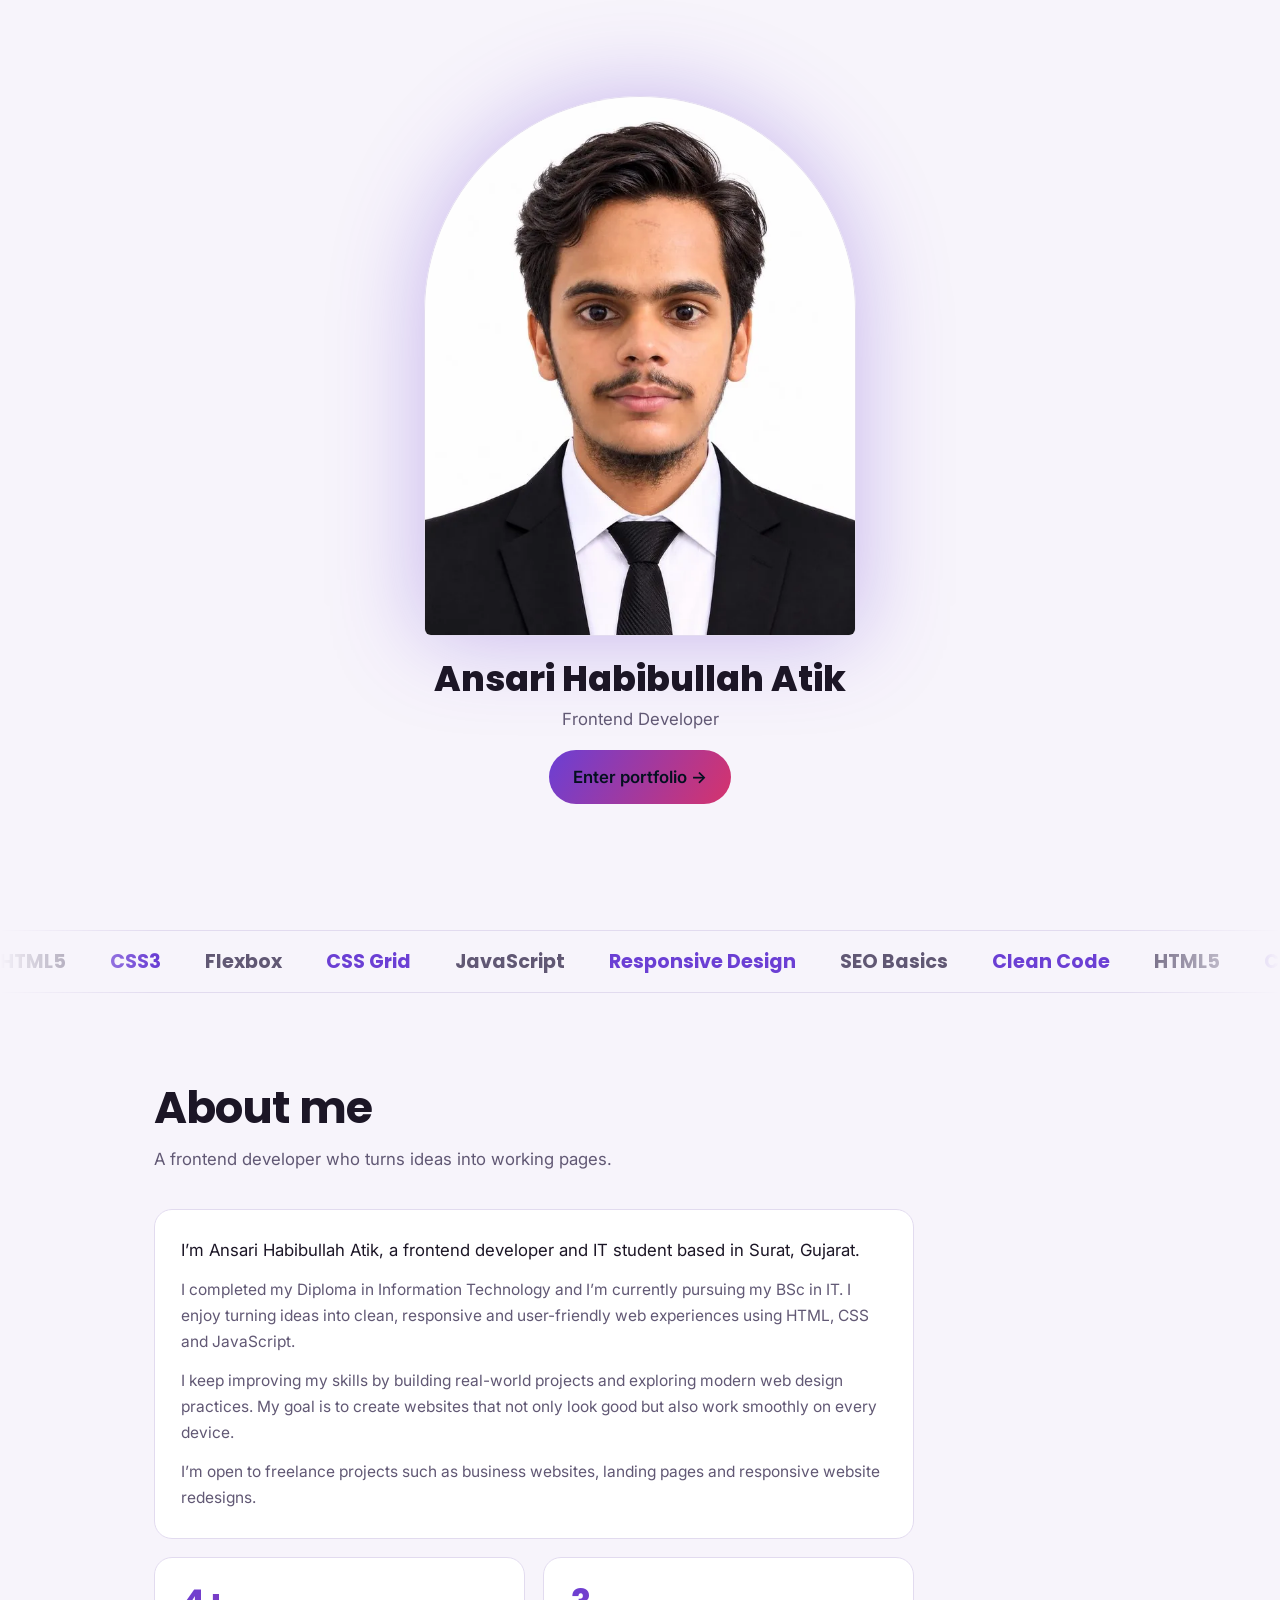
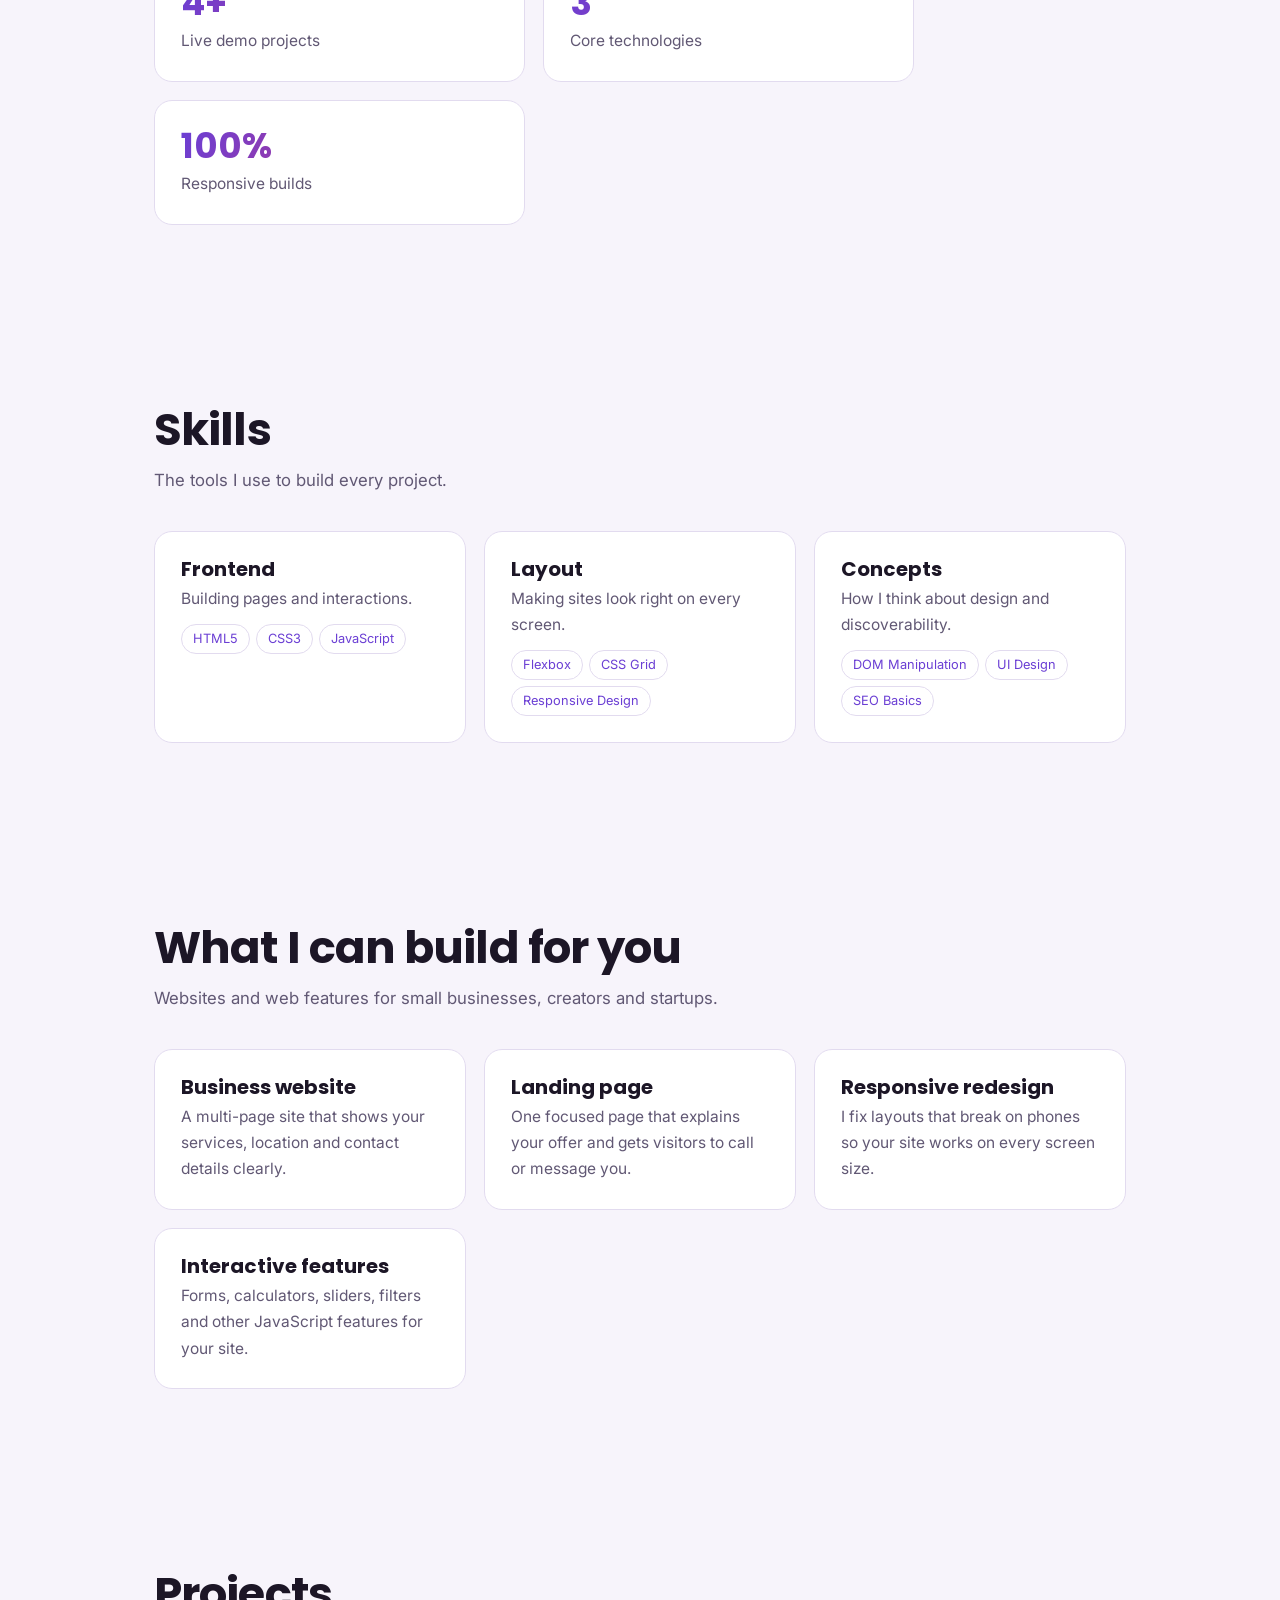
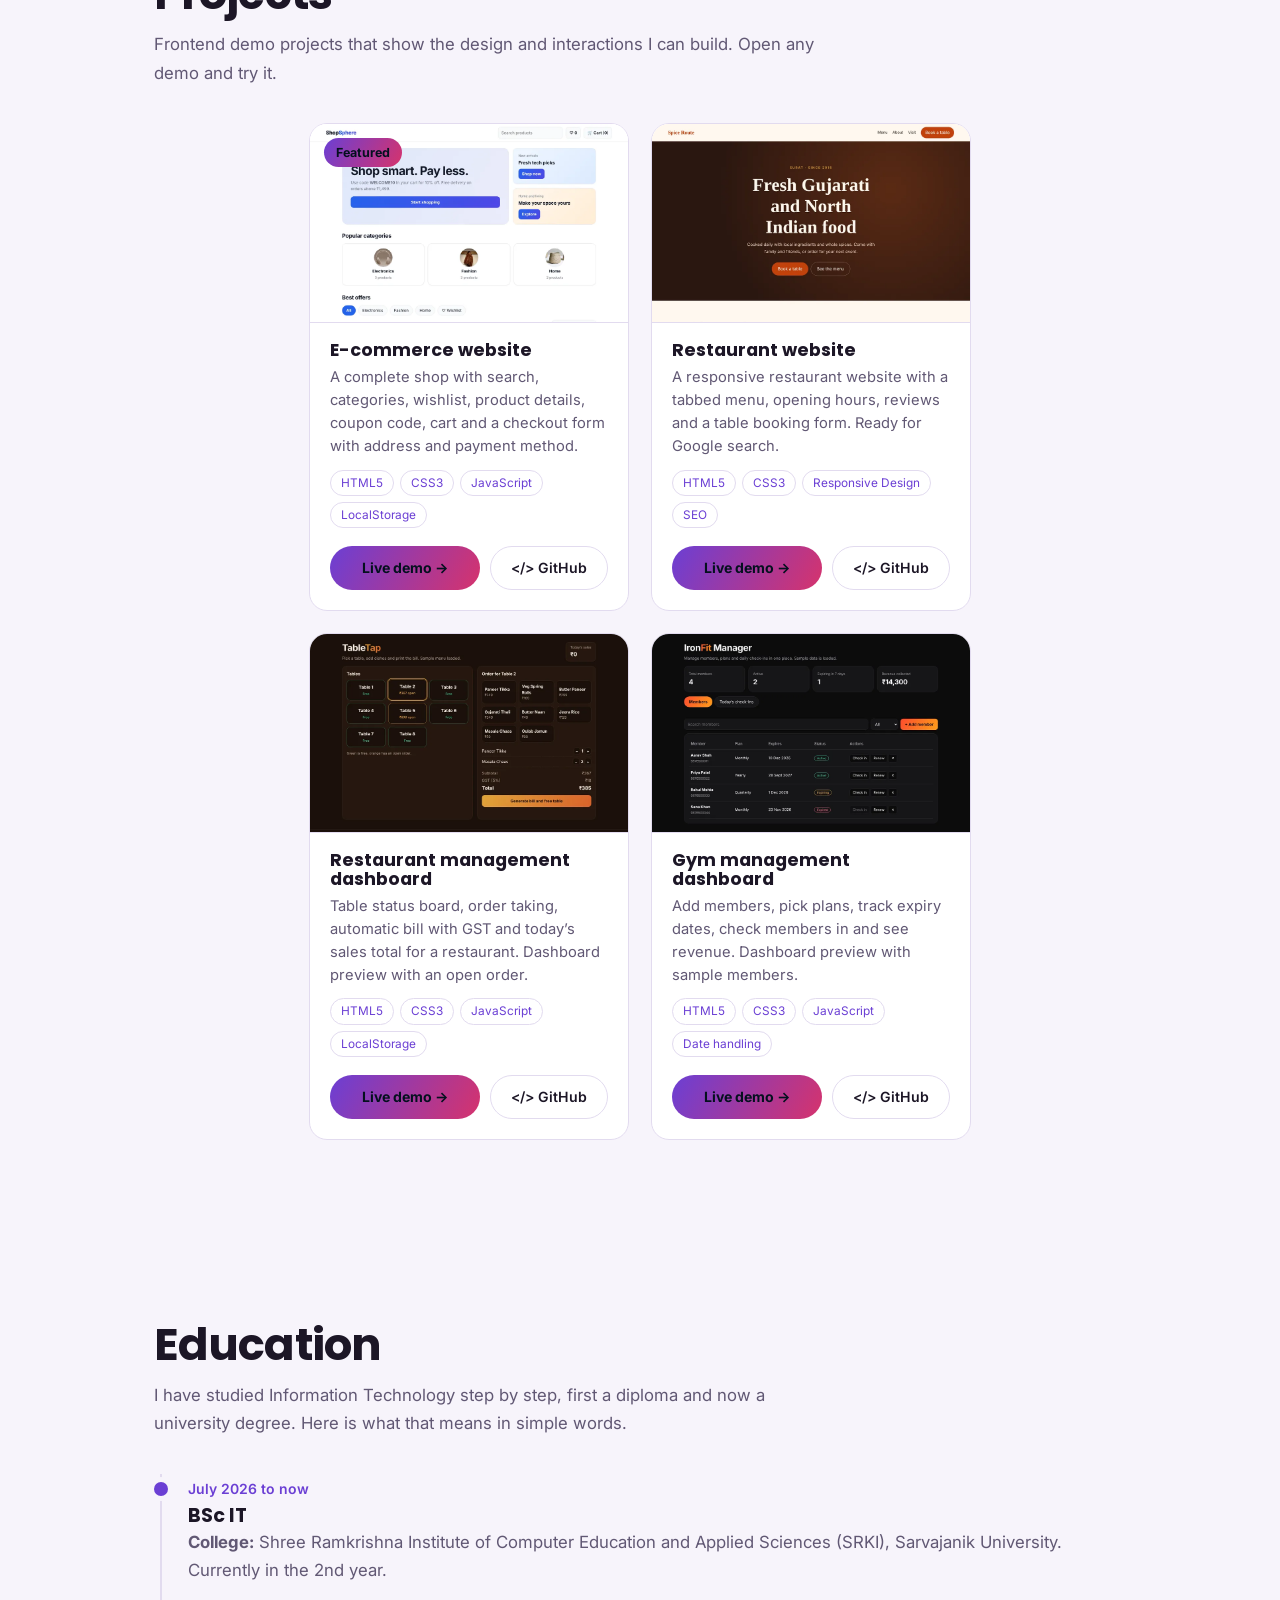
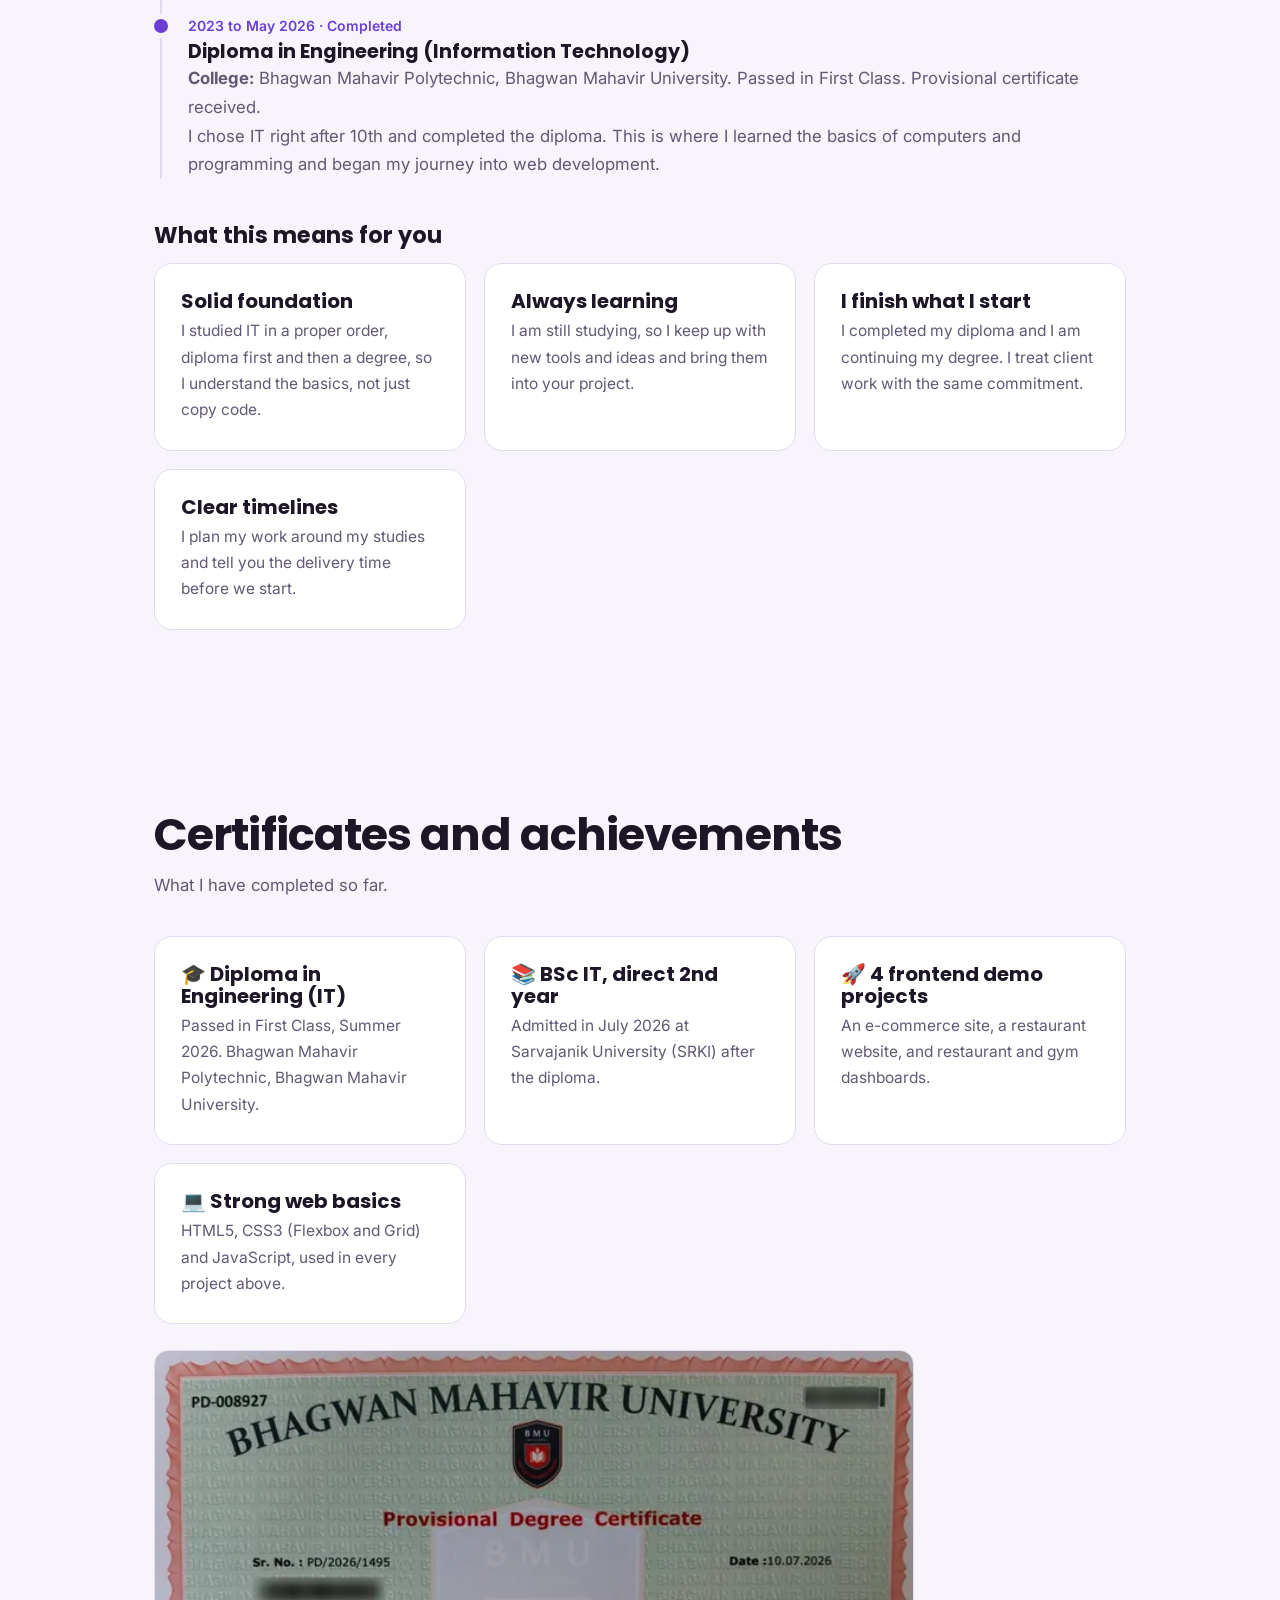
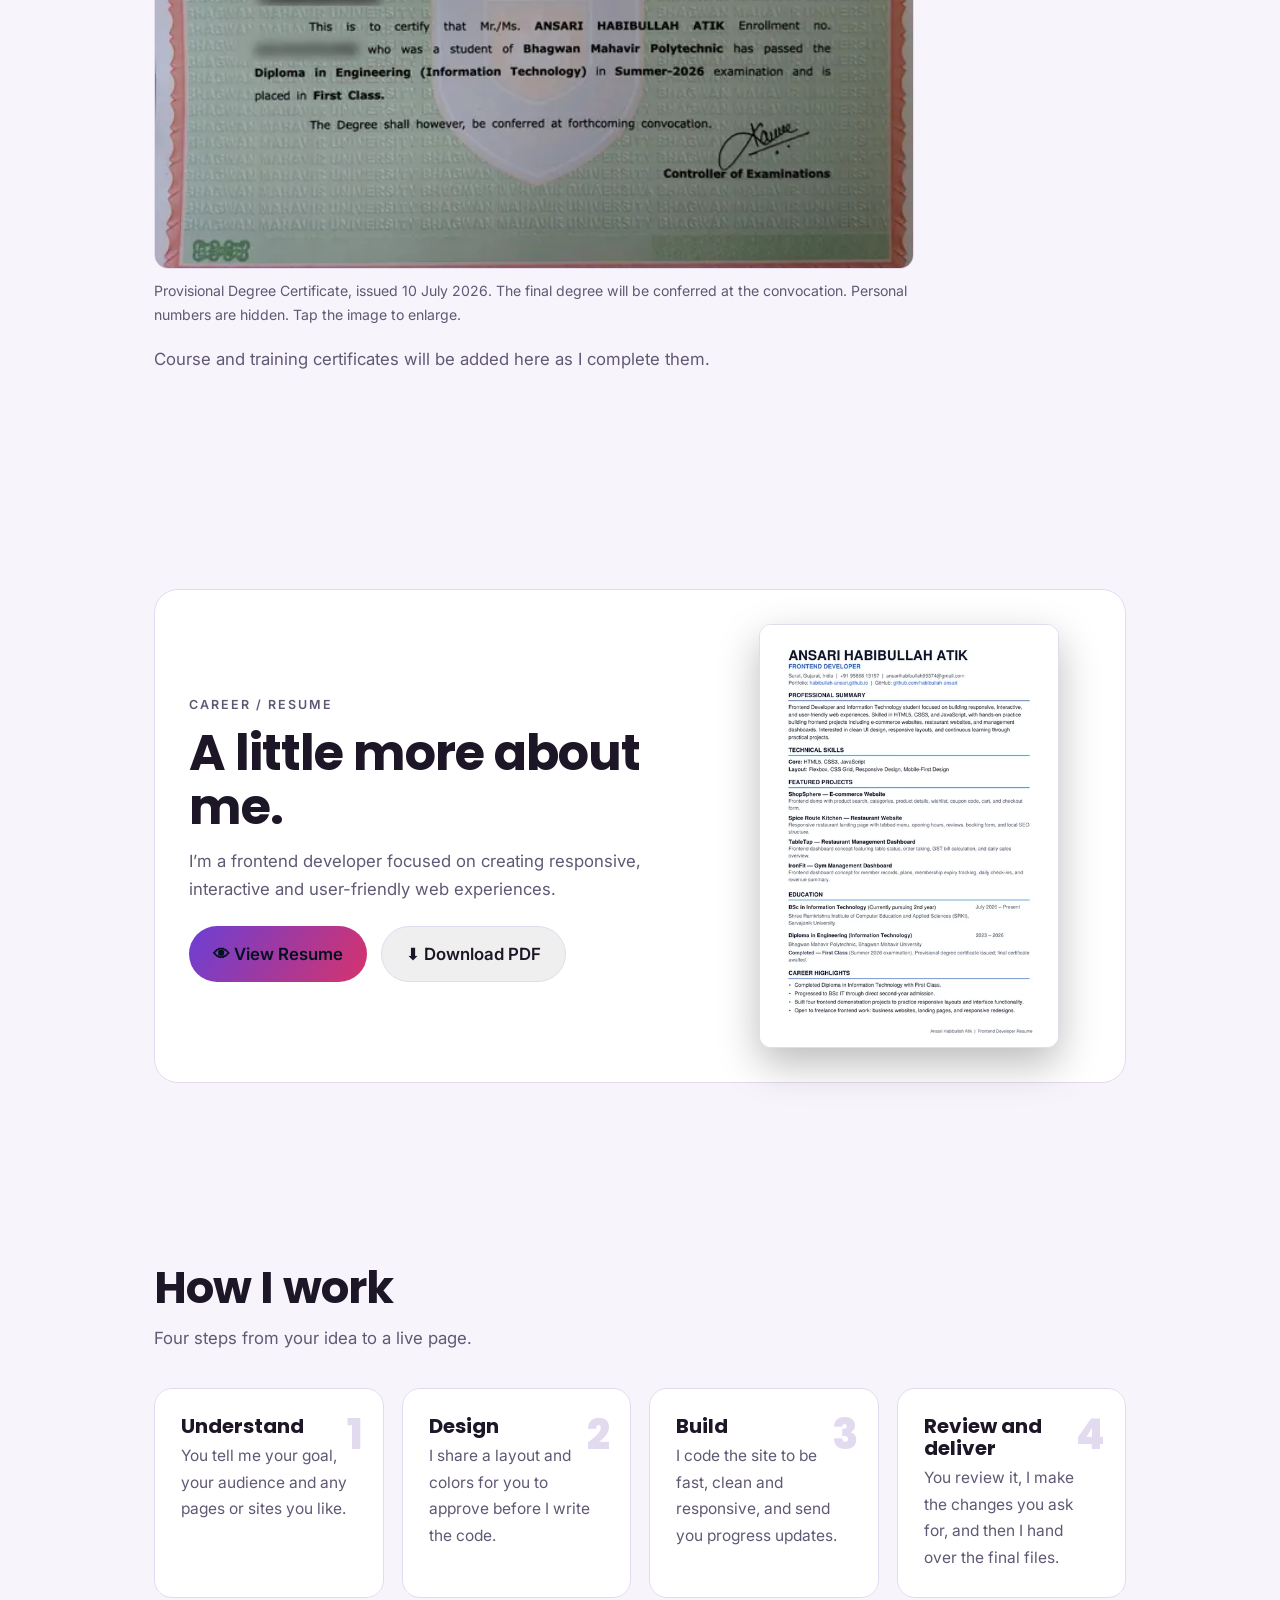
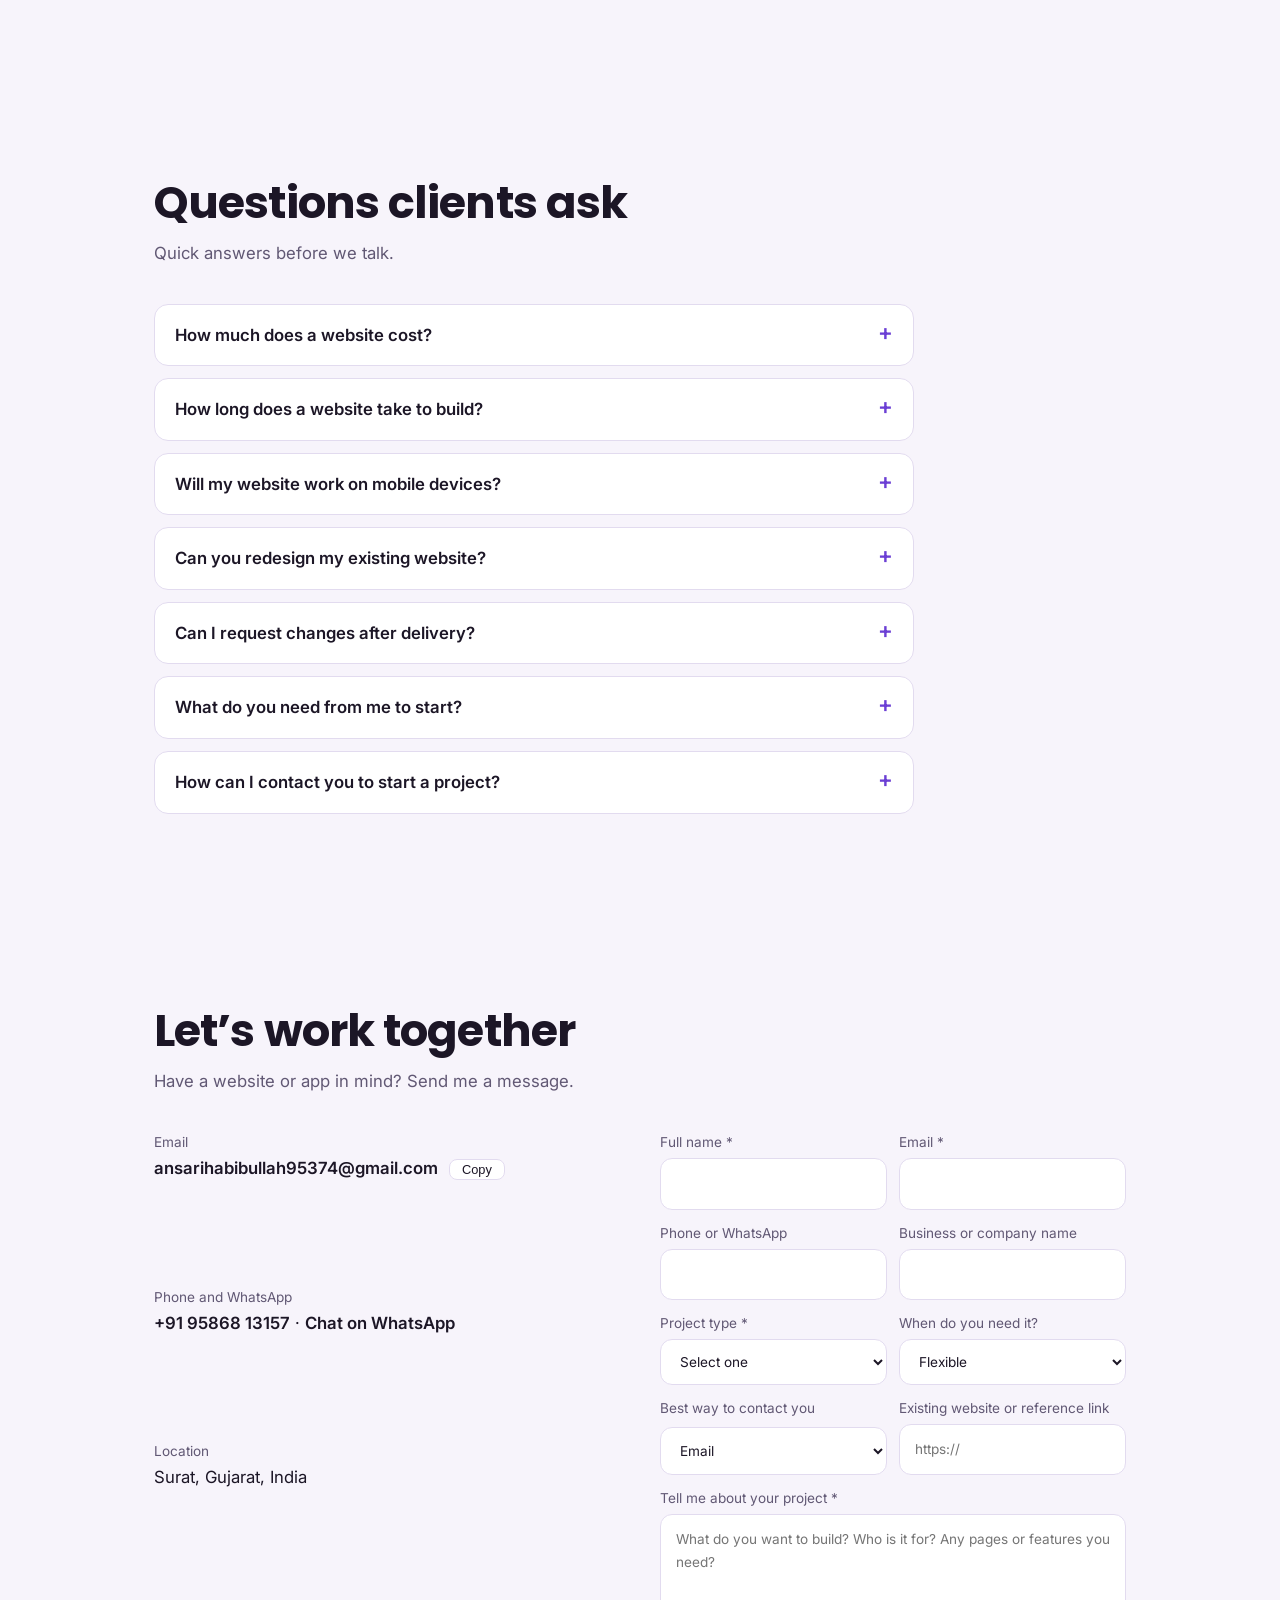
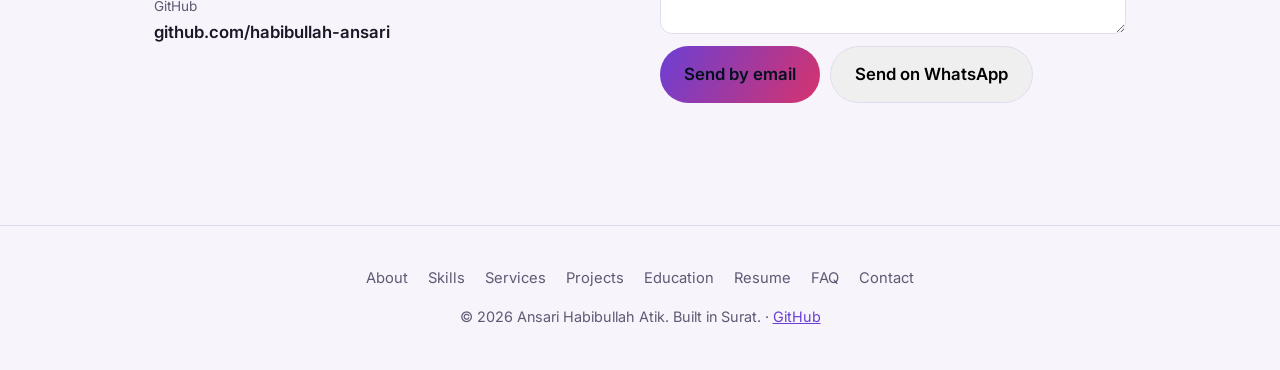
<file: index.html>
<!DOCTYPE html>
<html lang="en">
<head>
<meta charset="utf-8">
<meta name="viewport" content="width=device-width, initial-scale=1, viewport-fit=cover">
<title>Habibullah Ansari | Frontend Developer Portfolio</title>
<meta name="description" content="Freelance frontend developer in Surat, India. Habibullah Ansari builds fast, responsive websites with HTML5, CSS3 and JavaScript. See projects and resume.">
<meta name="author" content="Ansari Habibullah Atik">
<meta name="robots" content="index, follow, max-image-preview:large, max-snippet:-1">
<meta name="theme-color" content="#120F17">
<meta name="color-scheme" content="dark light">
<link rel="canonical" href="https://habibullah-ansari.github.io/">
<link rel="icon" type="image/png" sizes="32x32" href="images/favicon-32.png">
<link rel="apple-touch-icon" href="images/apple-touch-icon.png">
<meta property="og:type" content="website">
<meta property="og:site_name" content="Habibullah Ansari">
<meta property="og:locale" content="en_IN">
<meta property="og:title" content="Habibullah Ansari | Frontend Developer Portfolio">
<meta property="og:description" content="Responsive websites built with HTML5, CSS3 and JavaScript. Freelance frontend developer in Surat, India.">
<meta property="og:url" content="https://habibullah-ansari.github.io/">
<meta property="og:image" content="https://habibullah-ansari.github.io/images/og-image.jpg">
<meta property="og:image:width" content="1200">
<meta property="og:image:height" content="630">
<meta property="og:image:alt" content="Ansari Habibullah Atik, Frontend Developer">
<meta name="twitter:card" content="summary_large_image">
<meta name="twitter:title" content="Habibullah Ansari | Frontend Developer Portfolio">
<meta name="twitter:description" content="Responsive websites built with HTML5, CSS3 and JavaScript. Open to freelance work.">
<meta name="twitter:image" content="https://habibullah-ansari.github.io/images/og-image.jpg">
<meta name="twitter:image:alt" content="Ansari Habibullah Atik, Frontend Developer">
<link rel="preload" as="image" href="images/habibullah.webp" fetchpriority="high">
<link rel="preconnect" href="https://fonts.googleapis.com">
<link rel="preconnect" href="https://fonts.gstatic.com" crossorigin>
<link rel="stylesheet" href="https://fonts.googleapis.com/css2?family=Poppins:wght@500;600;700;800&family=Inter:wght@400;500;600&display=swap">
<link rel="stylesheet" href="css/style.css">
<script type="application/ld+json">{"@context": "https://schema.org", "@type": "Person", "sameAs": ["https://github.com/habibullah-ansari"], "name": "Ansari Habibullah Atik", "jobTitle": "Frontend Developer", "email": "mailto:ansarihabibullah95374@gmail.com", "telephone": "+919586813157", "address": {"@type": "PostalAddress", "addressLocality": "Surat", "addressRegion": "Gujarat", "addressCountry": "IN"}, "alumniOf": ["Bhagwan Mahavir Polytechnic", "Sarvajanik University"], "knowsAbout": ["HTML5", "CSS3", "JavaScript", "Flexbox", "CSS Grid", "Responsive design", "DOM manipulation", "UI design", "SEO basics"], "url": "https://habibullah-ansari.github.io/", "image": "https://habibullah-ansari.github.io/images/habibullah.webp", "description": "Freelance frontend developer building fast, responsive websites with HTML5, CSS3 and JavaScript."}</script>
<script type="application/ld+json">{"@context": "https://schema.org", "@graph": [{"@type": "WebSite", "name": "Habibullah Ansari | Frontend Developer Portfolio", "inLanguage": "en-IN", "url": "https://habibullah-ansari.github.io/", "publisher": {"@type": "Person", "name": "Ansari Habibullah Atik"}}, {"@type": "FAQPage", "mainEntity": [{"@type": "Question", "name": "How much does a website cost?", "acceptedAnswer": {"@type": "Answer", "text": "The price depends on how many pages and features you need. Send me the details through the contact form and I will share a clear quote before we start."}}, {"@type": "Question", "name": "How long does a website take to build?", "acceptedAnswer": {"@type": "Answer", "text": "A simple one-page website usually takes a few days, and a multi-page website about one to two weeks. I confirm the timeline with you before starting."}}, {"@type": "Question", "name": "Will my website work on mobile devices?", "acceptedAnswer": {"@type": "Answer", "text": "Yes. I build every page mobile-first with Flexbox and Grid, then check it on phone, tablet and desktop sizes."}}, {"@type": "Question", "name": "Can you redesign my existing website?", "acceptedAnswer": {"@type": "Answer", "text": "Yes. Share your current website link and tell me what you want to improve. I can make it cleaner, faster and responsive on every screen."}}, {"@type": "Question", "name": "Can I request changes after delivery?", "acceptedAnswer": {"@type": "Answer", "text": "Yes. Each project includes a review round, and you can contact me later for further changes."}}, {"@type": "Question", "name": "What do you need from me to start?", "acceptedAnswer": {"@type": "Answer", "text": "Your business name, logo, text and photos if you have them, and a few example sites you like. If you don’t have text yet, tell me about your business and we can plan it together."}}, {"@type": "Question", "name": "How can I contact you to start a project?", "acceptedAnswer": {"@type": "Answer", "text": "Use the contact form below, or message me on WhatsApp or email. Tell me about your business and what you need, and I will reply with the next steps."}}]}, {"@type": "ProfessionalService", "name": "Habibullah Ansari, Frontend Development", "url": "https://habibullah-ansari.github.io/", "image": "https://habibullah-ansari.github.io/images/og-image.jpg", "telephone": "+919586813157", "email": "ansarihabibullah95374@gmail.com", "address": {"@type": "PostalAddress", "addressLocality": "Surat", "addressRegion": "Gujarat", "addressCountry": "IN"}, "areaServed": "IN", "serviceType": ["Business website development", "Landing page design", "Responsive website redesign", "JavaScript interactive features"]}, {"@type": "ProfilePage", "url": "https://habibullah-ansari.github.io/", "name": "Habibullah Ansari | Frontend Developer Portfolio", "mainEntity": {"@type": "Person", "name": "Ansari Habibullah Atik"}}]}</script>
<noscript><style>.rv,.hero h1 span{opacity:1!important;transform:none!important}#intro{display:none!important}</style></noscript>
</head>
<body>
<a class="skip" href="#main">Skip to content</a>
<div id="lb" role="dialog" aria-modal="true" aria-label="Preview"><button id="lbx" type="button" aria-label="Close preview">✕</button><button id="lbd" class="cv-dl" type="button">⬇ Download PDF</button><span id="lbh">Tap the page to zoom in or out</span><img alt=""></div>
<div id="prog" aria-hidden="true"></div>
<div class="glow" aria-hidden="true"></div>
<div id="intro"><img class="big" alt="Ansari Habibullah Atik"><div><b>Ansari Habibullah Atik</b><p>Frontend Developer</p></div><button class="btn p" id="enter" style="cursor:pointer;font:inherit;font-weight:600">Enter portfolio →</button></div>
<div class="aurora" aria-hidden="true"><i></i><i></i><i></i></div>
<div class="fab"><button id="top" aria-label="Back to top">↑</button><a href="https://wa.me/919586813157?text=Hi%20Habibullah%2C%20I%20saw%20your%20portfolio" aria-label="Chat on WhatsApp" target="_blank" rel="noopener">W</a></div>
<nav aria-label="Main">
  <a class="brand" href="#" aria-label="Ansari Habibullah Atik, home" title="Ansari Habibullah Atik"><span class="mk" aria-hidden="true"></span><span class="bt"><b>AHA</b><small>Ansari Habibullah Atik</small></span></a>
  <div id="links"><a href="#about">About</a><a href="#skills">Skills</a><a href="#services">Services</a><a href="#projects">Projects</a><a href="#education">Education</a><a href="#resume">Resume</a><a href="#contact">Contact</a></div>
  <span class="ctl"><button id="theme" aria-label="Switch to light mode">☀</button><button id="mb" aria-label="Open menu" aria-expanded="false" aria-controls="links"><i></i><i></i><i></i></button></span>
</nav>

<main id="main">
<section class="hero">
  <div>
    <span class="avail"><i></i>Available for freelance work</span>
    <p class="greet">Hi, I’m Habibullah Atik Ansari.</p>
    <h1 id="name" aria-label="Ansari Habibullah Atik">Ansari Habibullah Atik</h1>
    <div class="role" id="role" aria-live="polite">Frontend Developer</div>
    <p class="lead">Frontend Developer crafting modern, responsive and interactive web experiences using HTML, CSS and JavaScript.<br>I turn ideas into clean, user-friendly websites with a focus on design, performance and usability.<br>Available for freelance projects and opportunities.</p>
    <div class="btns"><a class="btn p" href="#contact">Hire me</a><a class="btn" href="#projects">See my work</a></div>
  </div>
  <div class="photo" tabindex="0"><span class="cap">Ansari Habibullah Atik</span><img fetchpriority="high" decoding="async" src="images/habibullah.webp" alt="Portrait of Ansari Habibullah Atik" width="360" height="450"></div>
</section>

<div class="marq" aria-hidden="true"><div><span>HTML5</span><span>CSS3</span><span>Flexbox</span><span>CSS Grid</span><span>JavaScript</span><span>Responsive Design</span><span>SEO Basics</span><span>Clean Code</span><span>HTML5</span><span>CSS3</span><span>Flexbox</span><span>CSS Grid</span><span>JavaScript</span><span>Responsive Design</span><span>SEO Basics</span><span>Clean Code</span></div></div>

<section id="about" class="rv">
  <h2>About me</h2>
  <p class="sub">A frontend developer who turns ideas into working pages.</p>
  <div class="card" style="max-width:760px"><p style="font-size:1.05rem;color:var(--text)">I’m Ansari Habibullah Atik, a frontend developer and IT student based in Surat, Gujarat.</p>
  <p style="color:var(--muted);margin-top:12px">I completed my Diploma in Information Technology and I’m currently pursuing my BSc in IT. I enjoy turning ideas into clean, responsive and user-friendly web experiences using HTML, CSS and JavaScript.</p>
  <p style="color:var(--muted);margin-top:12px">I keep improving my skills by building real-world projects and exploring modern web design practices. My goal is to create websites that not only look good but also work smoothly on every device.</p>
  <p style="color:var(--muted);margin-top:12px">I’m open to freelance projects such as business websites, landing pages and responsive website redesigns.</p></div>
<div class="grid stats" style="margin-top:18px;max-width:760px"><div class="card"><h3><span data-count="4">4</span>+</h3><p>Live demo projects</p></div><div class="card"><h3><span data-count="3">3</span></h3><p>Core technologies</p></div><div class="card"><h3><span data-count="100">100</span>%</h3><p>Responsive builds</p></div></div>
</section>

<section id="skills" class="rv">
  <h2>Skills</h2>
  <p class="sub">The tools I use to build every project.</p>
  <div class="grid">
    <div class="card"><h3>Frontend</h3><p>Building pages and interactions.</p><div class="ptags"><span class="tag">HTML5</span><span class="tag">CSS3</span><span class="tag">JavaScript</span></div></div>
    <div class="card"><h3>Layout</h3><p>Making sites look right on every screen.</p><div class="ptags"><span class="tag">Flexbox</span><span class="tag">CSS Grid</span><span class="tag">Responsive Design</span></div></div>
    <div class="card"><h3>Concepts</h3><p>How I think about design and discoverability.</p><div class="ptags"><span class="tag">DOM Manipulation</span><span class="tag">UI Design</span><span class="tag">SEO Basics</span></div></div>
  </div>
</section>

<section id="services" class="rv">
  <h2>What I can build for you</h2>
  <p class="sub">Websites and web features for small businesses, creators and startups.</p>
  <div class="grid">
    <div class="card"><h3>Business website</h3><p>A multi-page site that shows your services, location and contact details clearly.</p></div>
    <div class="card"><h3>Landing page</h3><p>One focused page that explains your offer and gets visitors to call or message you.</p></div>
    <div class="card"><h3>Responsive redesign</h3><p>I fix layouts that break on phones so your site works on every screen size.</p></div>
    <div class="card"><h3>Interactive features</h3><p>Forms, calculators, sliders, filters and other JavaScript features for your site.</p></div>
  </div>
</section>

<section id="projects" class="rv">
  <h2>Projects</h2>
  <p class="sub">Frontend demo projects that show the design and interactions I can build. Open any demo and try it.</p>
  <div class="grid">
    <article class="card pcard">
      <a class="pshot" href="projects/ecommerce-website/" target="_blank" rel="noopener" aria-label="Open E-commerce website live demo"><img src="images/projects/ecommerce-website.webp" alt="Screenshot of the ShopSphere e-commerce website demo" width="960" height="600" loading="lazy" decoding="async"><span class="pbadge">Featured</span></a>
      <div class="pbody"><h3>E-commerce website</h3><p>A complete shop with search, categories, wishlist, product details, coupon code, cart and a checkout form with address and payment method.</p><div class="ptags"><span class="tag">HTML5</span><span class="tag">CSS3</span><span class="tag">JavaScript</span><span class="tag">LocalStorage</span></div>
        <div class="cardbtns"><a class="btn p" href="projects/ecommerce-website/" target="_blank" rel="noopener">Live demo →</a><a class="btn" href="https://github.com/habibullah-ansari/habibullah-ansari.github.io/tree/main/projects/ecommerce-website" target="_blank" rel="noopener">&lt;/&gt; GitHub</a></div></div>
    </article>
    <article class="card pcard">
      <a class="pshot" href="projects/restaurant-website/" target="_blank" rel="noopener" aria-label="Open Restaurant website live demo"><img src="images/projects/restaurant-website.webp" alt="Screenshot of the Spice Route Kitchen restaurant website" width="960" height="600" loading="lazy" decoding="async"></a>
      <div class="pbody"><h3>Restaurant website</h3><p>A responsive restaurant website with a tabbed menu, opening hours, reviews and a table booking form. Ready for Google search.</p><div class="ptags"><span class="tag">HTML5</span><span class="tag">CSS3</span><span class="tag">Responsive Design</span><span class="tag">SEO</span></div>
        <div class="cardbtns"><a class="btn p" href="projects/restaurant-website/" target="_blank" rel="noopener">Live demo →</a><a class="btn" href="https://github.com/habibullah-ansari/habibullah-ansari.github.io/tree/main/projects/restaurant-website" target="_blank" rel="noopener">&lt;/&gt; GitHub</a></div></div>
    </article>
    <article class="card pcard">
      <a class="pshot" href="projects/restaurant-management/" target="_blank" rel="noopener" aria-label="Open Restaurant management dashboard live demo"><img src="images/projects/restaurant-management.webp" alt="Dashboard preview of the TableTap restaurant management demo" width="960" height="600" loading="lazy" decoding="async"></a>
      <div class="pbody"><h3>Restaurant management dashboard</h3><p>Table status board, order taking, automatic bill with GST and today’s sales total for a restaurant. Dashboard preview with an open order.</p><div class="ptags"><span class="tag">HTML5</span><span class="tag">CSS3</span><span class="tag">JavaScript</span><span class="tag">LocalStorage</span></div>
        <div class="cardbtns"><a class="btn p" href="projects/restaurant-management/" target="_blank" rel="noopener">Live demo →</a><a class="btn" href="https://github.com/habibullah-ansari/habibullah-ansari.github.io/tree/main/projects/restaurant-management" target="_blank" rel="noopener">&lt;/&gt; GitHub</a></div></div>
    </article>
    <article class="card pcard">
      <a class="pshot" href="projects/gym-management/" target="_blank" rel="noopener" aria-label="Open Gym management dashboard live demo"><img src="images/projects/gym-management.webp" alt="Dashboard preview of the IronFit gym management demo" width="960" height="600" loading="lazy" decoding="async"></a>
      <div class="pbody"><h3>Gym management dashboard</h3><p>Add members, pick plans, track expiry dates, check members in and see revenue. Dashboard preview with sample members.</p><div class="ptags"><span class="tag">HTML5</span><span class="tag">CSS3</span><span class="tag">JavaScript</span><span class="tag">Date handling</span></div>
        <div class="cardbtns"><a class="btn p" href="projects/gym-management/" target="_blank" rel="noopener">Live demo →</a><a class="btn" href="https://github.com/habibullah-ansari/habibullah-ansari.github.io/tree/main/projects/gym-management" target="_blank" rel="noopener">&lt;/&gt; GitHub</a></div></div>
    </article>
  </div>
</section>

<section id="education" class="rv">
  <h2>Education</h2>
  <p class="sub">I have studied Information Technology step by step, first a diploma and now a university degree. Here is what that means in simple words.</p>
  <div class="tl">
    <div><small>July 2026 to now</small><h3>BSc IT</h3><p><b>College:</b> Shree Ramkrishna Institute of Computer Education and Applied Sciences (SRKI), Sarvajanik University.<br>Currently in the 2nd year.</p></div>
    <div><small>2023 to May 2026 · Completed</small><h3>Diploma in Engineering (Information Technology)</h3><p><b>College:</b> Bhagwan Mahavir Polytechnic, Bhagwan Mahavir University. Passed in First Class. Provisional certificate received.<br>I chose IT right after 10th and completed the diploma. This is where I learned the basics of computers and programming and began my journey into web development.</p></div>
  </div>
  <h3 style="margin:44px 0 16px;font-size:1.4rem">What this means for you</h3>
  <div class="grid">
    <div class="card"><h3>Solid foundation</h3><p>I studied IT in a proper order, diploma first and then a degree, so I understand the basics, not just copy code.</p></div>
    <div class="card"><h3>Always learning</h3><p>I am still studying, so I keep up with new tools and ideas and bring them into your project.</p></div>
    <div class="card"><h3>I finish what I start</h3><p>I completed my diploma and I am continuing my degree. I treat client work with the same commitment.</p></div>
    <div class="card"><h3>Clear timelines</h3><p>I plan my work around my studies and tell you the delivery time before we start.</p></div>
  </div>
</section>

<section id="achievements" class="rv">
  <h2>Certificates and achievements</h2>
  <p class="sub">What I have completed so far.</p>
  <div class="grid">
    <div class="card"><h3>🎓 Diploma in Engineering (IT)</h3><p>Passed in First Class, Summer 2026. Bhagwan Mahavir Polytechnic, Bhagwan Mahavir University.</p></div>
    <div class="card"><h3>📚 BSc IT, direct 2nd year</h3><p>Admitted in July 2026 at Sarvajanik University (SRKI) after the diploma.</p></div>
    <div class="card"><h3>🚀 4 frontend demo projects</h3><p>An e-commerce site, a restaurant website, and restaurant and gym dashboards.</p></div>
    <div class="card"><h3>💻 Strong web basics</h3><p>HTML5, CSS3 (Flexbox and Grid) and JavaScript, used in every project above.</p></div>
  </div>
  <figure class="cert"><button class="certbtn" type="button" data-lb="1" aria-label="View certificate larger"><img src="images/certificate-thumb.webp" data-full="images/certificate.webp" width="640" height="436" alt="Provisional Degree Certificate, Diploma in Engineering (Information Technology), First Class, Bhagwan Mahavir University" loading="lazy" decoding="async"></button><figcaption>Provisional Degree Certificate, issued 10 July 2026. The final degree will be conferred at the convocation. Personal numbers are hidden. Tap the image to enlarge.</figcaption></figure>
  <p class="sub" style="margin-top:18px">Course and training certificates will be added here as I complete them.</p>
</section>

<section id="resume" class="rv">
  <div class="rcard">
    <div>
      <span class="eyebrow">Career / Resume</span>
      <h2>A little more about me.</h2>
      <p class="sub" style="margin-bottom:22px">I’m a frontend developer focused on creating responsive, interactive and user-friendly web experiences.</p>
      <div class="btns" style="margin-top:0"><button class="btn p" id="vr" type="button" style="cursor:pointer;font:inherit;font-weight:600">👁 View Resume</button><button class="btn cv-dl" type="button" style="cursor:pointer;font:inherit;font-weight:600;color:var(--text)">⬇ Download PDF</button></div>
    </div>
    <button class="rprev" type="button" data-lb="1" aria-label="View resume larger"><img src="images/resume-thumb.webp" data-full="images/resume-preview.webp" width="480" height="679" alt="Preview of Ansari Habibullah Atik's resume" loading="lazy" decoding="async"></button>
  </div>
</section>

<section id="process" class="rv">
  <h2>How I work</h2>
  <p class="sub">Four steps from your idea to a live page.</p>
  <div class="steps">
    <div class="card"><h3>Understand</h3><p>You tell me your goal, your audience and any pages or sites you like.</p></div>
    <div class="card"><h3>Design</h3><p>I share a layout and colors for you to approve before I write the code.</p></div>
    <div class="card"><h3>Build</h3><p>I code the site to be fast, clean and responsive, and send you progress updates.</p></div>
    <div class="card"><h3>Review and deliver</h3><p>You review it, I make the changes you ask for, and then I hand over the final files.</p></div>
  </div>
</section>

<section id="faq" class="rv">
  <h2>Questions clients ask</h2>
  <p class="sub">Quick answers before we talk.</p>
  <details><summary>How much does a website cost?</summary><p>The price depends on how many pages and features you need. Send me the details through the contact form and I will share a clear quote before we start.</p></details>
  <details><summary>How long does a website take to build?</summary><p>A simple one-page website usually takes a few days, and a multi-page website about one to two weeks. I confirm the timeline with you before starting.</p></details>
  <details><summary>Will my website work on mobile devices?</summary><p>Yes. I build every page mobile-first with Flexbox and Grid, then check it on phone, tablet and desktop sizes.</p></details>
  <details><summary>Can you redesign my existing website?</summary><p>Yes. Share your current website link and tell me what you want to improve. I can make it cleaner, faster and responsive on every screen.</p></details>
  <details><summary>Can I request changes after delivery?</summary><p>Yes. Each project includes a review round, and you can contact me later for further changes.</p></details>
  <details><summary>What do you need from me to start?</summary><p>Your business name, logo, text and photos if you have them, and a few example sites you like. If you don’t have text yet, tell me about your business and we can plan it together.</p></details>
  <details><summary>How can I contact you to start a project?</summary><p>Use the contact form below, or message me on WhatsApp or email. Tell me about your business and what you need, and I will reply with the next steps.</p></details>
</section>

<section id="contact" class="rv">
  <h2>Let’s work together</h2>
  <p class="sub">Have a website or app in mind? Send me a message.</p>
  <div class="contact">
    <ul>
      <li><span>Email</span><a href="mailto:ansarihabibullah95374@gmail.com">ansarihabibullah95374@gmail.com</a> <button class="copy" id="cp" type="button">Copy</button></li>
      <li><span>Phone and WhatsApp</span><a href="tel:+919586813157">+91 95868 13157</a> · <a href="https://wa.me/919586813157">Chat on WhatsApp</a></li>
      <li><span>Location</span>Surat, Gujarat, India</li>
      <li><span>GitHub</span><a href="https://github.com/habibullah-ansari" target="_blank" rel="noopener">github.com/habibullah-ansari</a></li>
    </ul>
    <form id="f">
      <div class="two"><label>Full name *<input id="fn" required maxlength="50" autocomplete="name"></label><label>Email *<input id="fe" type="email" required autocomplete="email"></label></div>
      <div class="two"><label>Phone or WhatsApp<input id="fp" inputmode="tel" maxlength="15" autocomplete="tel"></label><label>Business or company name<input id="fb" maxlength="60" autocomplete="organization"></label></div>
      <div class="two"><label>Project type *<select id="ft" required><option value="">Select one</option><option>Business website</option><option>Landing page</option><option>Website redesign</option><option>Other</option></select></label><label>When do you need it?<select id="fd"><option>Flexible</option><option>Within 2 weeks</option><option>Within 1 month</option><option>1 to 3 months</option></select></label></div>
      <div class="two"><label>Best way to contact you<select id="fc"><option>Email</option><option>WhatsApp</option><option>Phone call</option></select></label><label>Existing website or reference link<input id="fl" type="url" placeholder="https://" maxlength="150"></label></div>
      <label>Tell me about your project *<textarea id="fm" required maxlength="800" placeholder="What do you want to build? Who is it for? Any pages or features you need?"></textarea></label>
      <div class="acts"><button class="btn p" type="submit" style="cursor:pointer;font:inherit;font-weight:600">Send by email</button><button class="btn" id="wa" type="button" style="cursor:pointer;font:inherit;font-weight:600">Send on WhatsApp</button></div>
      <div id="fs" role="status"></div>
    </form>
  </div>
</section>
</main>
<footer><div class="fnav" role="navigation" aria-label="Footer"><a href="#about">About</a><a href="#skills">Skills</a><a href="#services">Services</a><a href="#projects">Projects</a><a href="#education">Education</a><a href="#resume">Resume</a><a href="#faq">FAQ</a><a href="#contact">Contact</a></div>© 2026 Ansari Habibullah Atik. Built in Surat. · <a href="https://github.com/habibullah-ansari" target="_blank" rel="noopener" style="color:var(--accent)">GitHub</a></footer>

<script src="js/main.js" defer></script>
</body>
</html>
</file>
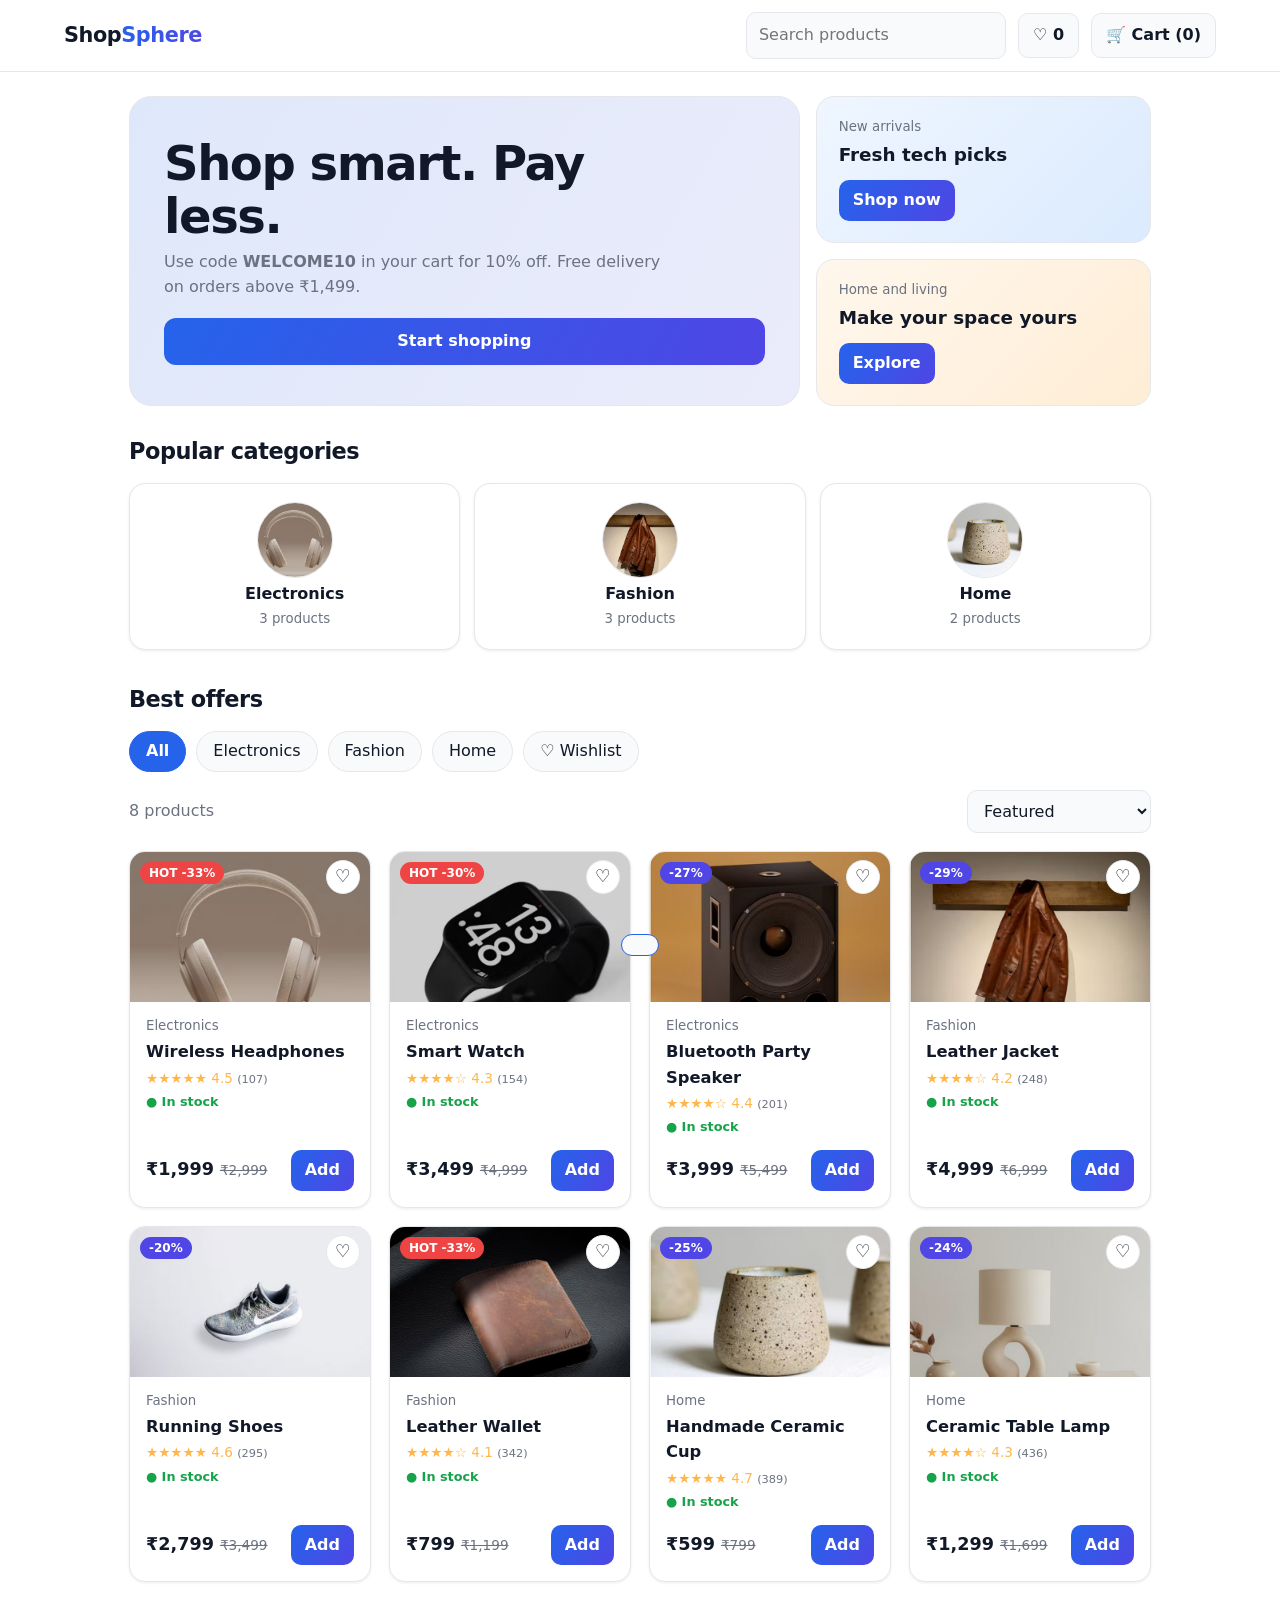
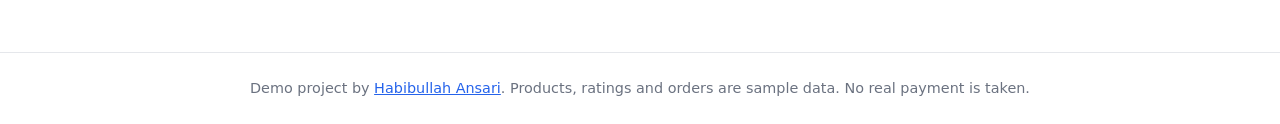
<file: projects/ecommerce-website/index.html>
<!DOCTYPE html>
<html lang="en">
<head>
<meta charset="utf-8">
<meta name="viewport" content="width=device-width, initial-scale=1, viewport-fit=cover">
<title>ShopSphere | E-commerce Website Demo by Habibullah Ansari</title>
<meta name="description" content="A complete e-commerce website demo with product search, categories, wishlist, product details, coupon code, shopping cart and a checkout form. Built with HTML, CSS and JavaScript by Habibullah Ansari.">
<meta name="robots" content="index, follow">
<meta property="og:title" content="ShopSphere | E-commerce Website Demo">
<meta property="og:description" content="Product search, wishlist, cart, coupon and checkout form in one responsive store.">
<meta property="og:type" content="website">
<meta name="theme-color" content="#ffffff">
<link rel="canonical" href="https://habibullah-ansari.github.io/projects/ecommerce-website/">
<meta property="og:url" content="https://habibullah-ansari.github.io/projects/ecommerce-website/">
<meta property="og:image" content="https://habibullah-ansari.github.io/images/og-image.jpg">
<meta name="twitter:card" content="summary_large_image">
<link rel="icon" type="image/png" sizes="32x32" href="../../images/favicon-32.png">
<link rel="stylesheet" href="css/style.css">
</head>
<body>
<header>
  <div class="logo">Shop<span>Sphere</span></div>
  <input type="search" id="q" placeholder="Search products" aria-label="Search products">
  <button class="ic" id="wb" aria-label="Show wishlist">♡ <span id="wn">0</span></button>
  <button class="ic" id="oc" aria-label="Open cart">🛒 Cart (<span id="n">0</span>)</button>
</header>
<main>
  <section class="top">
    <div class="hero"><h1>Shop smart. Pay less.</h1><p>Use code <b>WELCOME10</b> in your cart for 10% off. Free delivery on orders above ₹1,499.</p><button class="btn" id="sh">Start shopping</button></div>
    <div class="promos">
      <div class="promo p1"><small>New arrivals</small><b>Fresh tech picks</b><button class="add pr" data-c="Electronics">Shop now</button></div>
      <div class="promo p2"><small>Home and living</small><b>Make your space yours</b><button class="add pr" data-c="Home">Explore</button></div>
    </div>
  </section>
  <h2 class="sec">Popular categories</h2>
  <div class="cats" id="cats"></div>
  <h2 class="sec">Best offers</h2>
  <div class="bar" id="chips" role="group" aria-label="Filter by category"></div>
  <div class="bar"><span id="count" style="color:var(--muted)"></span><select id="s" aria-label="Sort products"><option value="f">Featured</option><option value="l">Price: low to high</option><option value="h">Price: high to low</option><option value="r">Top rated</option></select></div>
  <div id="grid"></div><p id="empty">No products found.</p>
</main>
<footer>Demo project by <a href="../../index.html">Habibullah Ansari</a>. Products, ratings and orders are sample data. No real payment is taken.</footer>

<div class="ov" id="pm" role="dialog" aria-modal="true" aria-label="Product details"><div class="box"><button class="x" data-x="1" aria-label="Close">✕</button><div id="pd"></div></div></div>
<div class="ov" id="co" role="dialog" aria-modal="true" aria-label="Checkout"><div class="box"><button class="x" data-x="1" aria-label="Close">✕</button><div id="cb"></div></div></div>
<div id="shade"></div>
<aside id="cart" aria-label="Shopping cart"><h2>Your cart <button class="ic" id="cc" aria-label="Close cart">✕</button></h2>
  <div id="items"></div>
  <div class="cpn"><input id="cd" placeholder="Coupon code" aria-label="Coupon code"><button class="ic" id="ap">Apply</button></div><div id="cm" role="status"></div>
  <div class="sum"><div><span>Subtotal</span><span id="sub">₹0</span></div><div><span>Discount</span><span id="ds">₹0</span></div><div><span>Delivery</span><span id="dl">₹0</span></div><div class="t"><span>Total</span><span id="tot">₹0</span></div></div>
  <button class="btn" id="go" style="margin-top:10px;width:100%" disabled>Checkout</button>
</aside>
<div id="toast" role="status"></div>
<script src="js/script.js" defer></script>
</body>
</html>
</file>
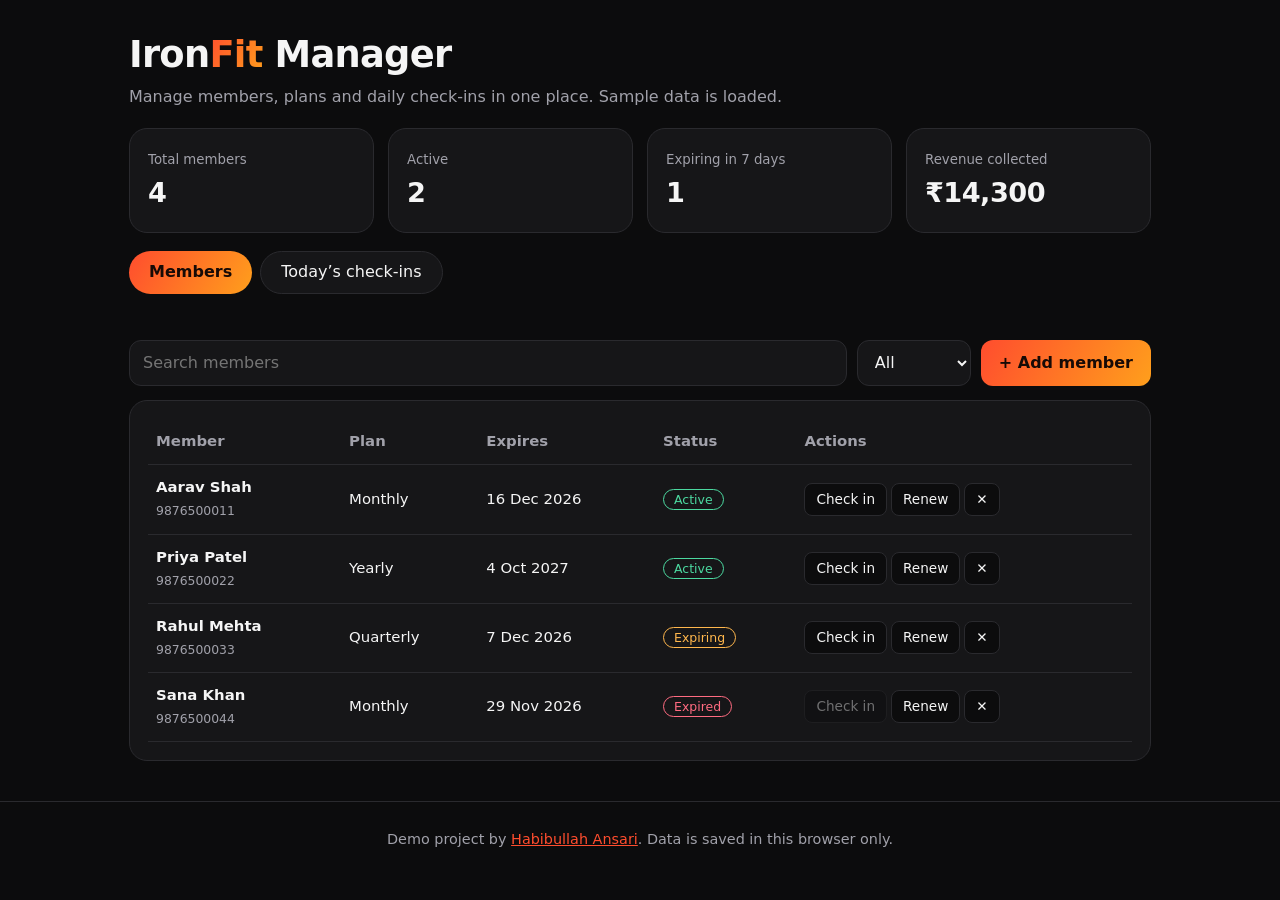
<file: projects/gym-management/index.html>
<!DOCTYPE html>
<html lang="en">
<head>
<meta charset="utf-8">
<meta name="viewport" content="width=device-width, initial-scale=1, viewport-fit=cover">
<title>IronFit | Gym Management System Demo by Habibullah</title>
<meta name="description" content="A gym management demo to add members, choose plans, track expiry dates, check members in and see monthly revenue. Built with HTML, CSS and JavaScript by Habibullah Ansari.">
<meta name="robots" content="index, follow">
<meta name="theme-color" content="#0c0c0d">
<link rel="canonical" href="https://habibullah-ansari.github.io/projects/gym-management/">
<meta property="og:url" content="https://habibullah-ansari.github.io/projects/gym-management/">
<meta property="og:image" content="https://habibullah-ansari.github.io/images/og-image.jpg">
<meta name="twitter:card" content="summary_large_image">
<link rel="icon" type="image/png" sizes="32x32" href="../../images/favicon-32.png">
<link rel="stylesheet" href="css/style.css">
</head>
<body>
<header><h1>Iron<span>Fit</span> Manager</h1><p>Manage members, plans and daily check-ins in one place. Sample data is loaded.</p></header>
<main>
<div class="kpis" id="k" aria-live="polite"></div>
<div class="tabs" role="tablist"><button role="tab" data-t="m" aria-selected="true">Members</button><button role="tab" data-t="c" aria-selected="false">Today’s check-ins</button></div>
<div id="msg" role="status"></div>
<section id="pm">
 <div class="bar"><input type="search" id="q" placeholder="Search members" aria-label="Search members"><select id="fl" aria-label="Filter by status"><option>All</option><option>Active</option><option>Expiring</option><option>Expired</option></select><button class="btn" id="tg">+ Add member</button></div>
 <div class="card" id="add"><form id="f"><label>Name<input id="nm" required maxlength="40"></label><label>Phone<input id="ph" inputmode="numeric" maxlength="10" pattern="[0-9]{10}" placeholder="10 digits" required></label><label>Plan<select id="pl"></select></label><button class="btn" type="submit">Save member</button></form></div>
 <div class="card tw"><table><thead><tr><th>Member</th><th>Plan</th><th>Expires</th><th>Status</th><th>Actions</th></tr></thead><tbody id="tb"></tbody></table></div>
</section>
<section id="pc" hidden><div class="card tw"><table><thead><tr><th>Time</th><th>Member</th><th>Plan</th></tr></thead><tbody id="ci"></tbody></table></div></section>
</main>
<footer>Demo project by <a href="../../index.html">Habibullah Ansari</a>. Data is saved in this browser only.</footer>
<script src="js/script.js" defer></script>
</body>
</html>
</file>
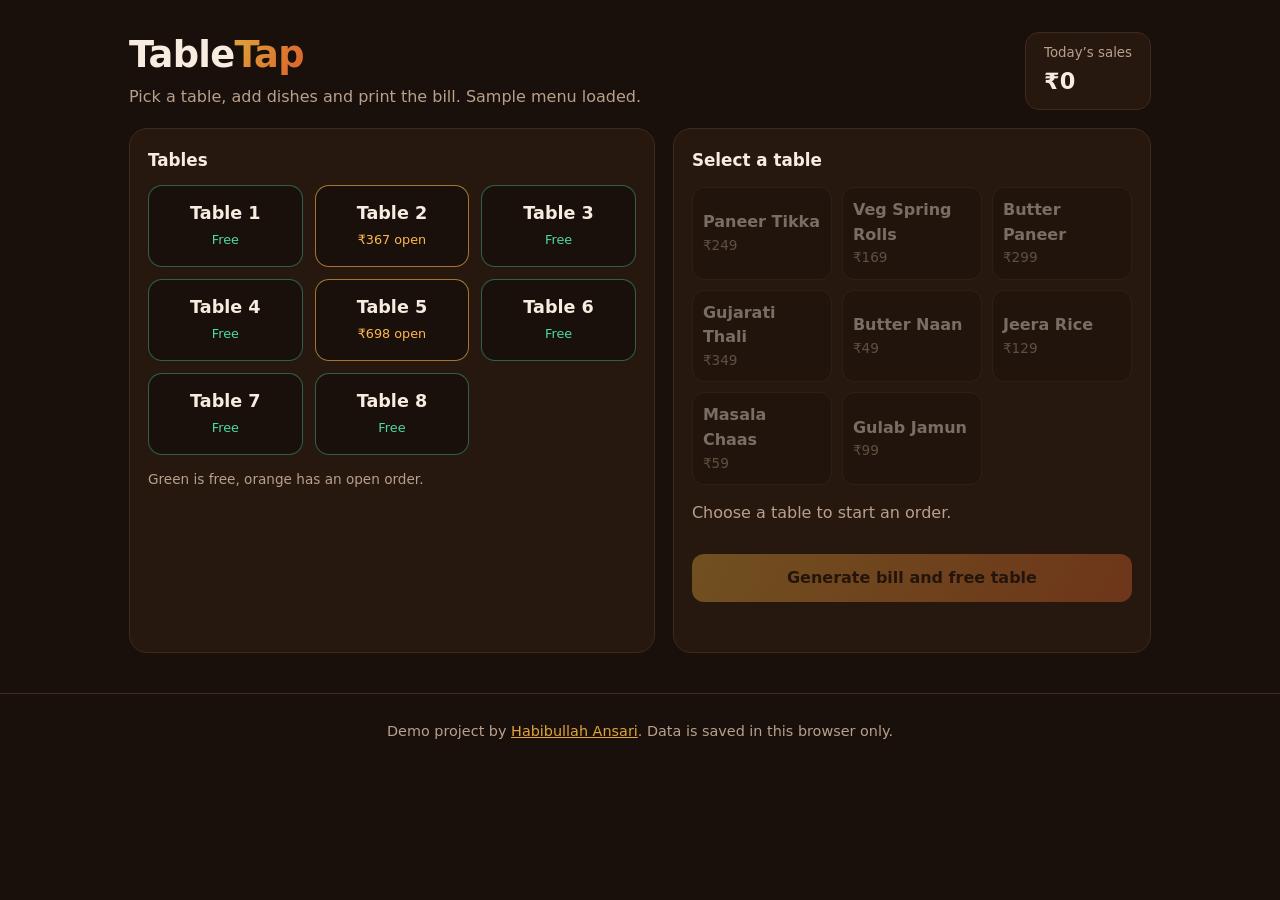
<file: projects/restaurant-management/index.html>
<!DOCTYPE html>
<html lang="en">
<head>
<meta charset="utf-8">
<meta name="viewport" content="width=device-width, initial-scale=1, viewport-fit=cover">
<title>TableTap | Restaurant Management System Demo by Habibullah</title>
<meta name="description" content="A restaurant management demo with table status, order taking, automatic bill with GST and daily sales. Built with HTML, CSS and JavaScript by Habibullah Ansari.">
<meta name="robots" content="index, follow">
<meta name="theme-color" content="#1a100b">
<link rel="canonical" href="https://habibullah-ansari.github.io/projects/restaurant-management/">
<meta property="og:url" content="https://habibullah-ansari.github.io/projects/restaurant-management/">
<meta property="og:image" content="https://habibullah-ansari.github.io/images/og-image.jpg">
<meta name="twitter:card" content="summary_large_image">
<link rel="icon" type="image/png" sizes="32x32" href="../../images/favicon-32.png">
<link rel="stylesheet" href="css/style.css">
</head>
<body>
<header><div><h1>Table<span>Tap</span></h1><p>Pick a table, add dishes and print the bill. Sample menu loaded.</p></div><div class="sales"><small>Today’s sales</small><b id="sl">₹0</b></div></header>
<main class="layout">
 <section class="card"><h2>Tables</h2><div class="tables" id="tb"></div><p class="muted" style="font-size:.85rem;margin-bottom:0">Green is free, orange has an open order.</p></section>
 <section class="card" aria-live="polite"><h2 id="ot">Select a table</h2><div id="mn" class="menu"></div><div id="ol"></div><div class="tot" id="tt"></div><button class="btn" id="pay" disabled>Generate bill and free table</button><div id="msg" role="status"></div></section>
</main>
<footer>Demo project by <a href="../../index.html">Habibullah Ansari</a>. Data is saved in this browser only.</footer>
<script src="js/script.js" defer></script>
</body>
</html>
</file>
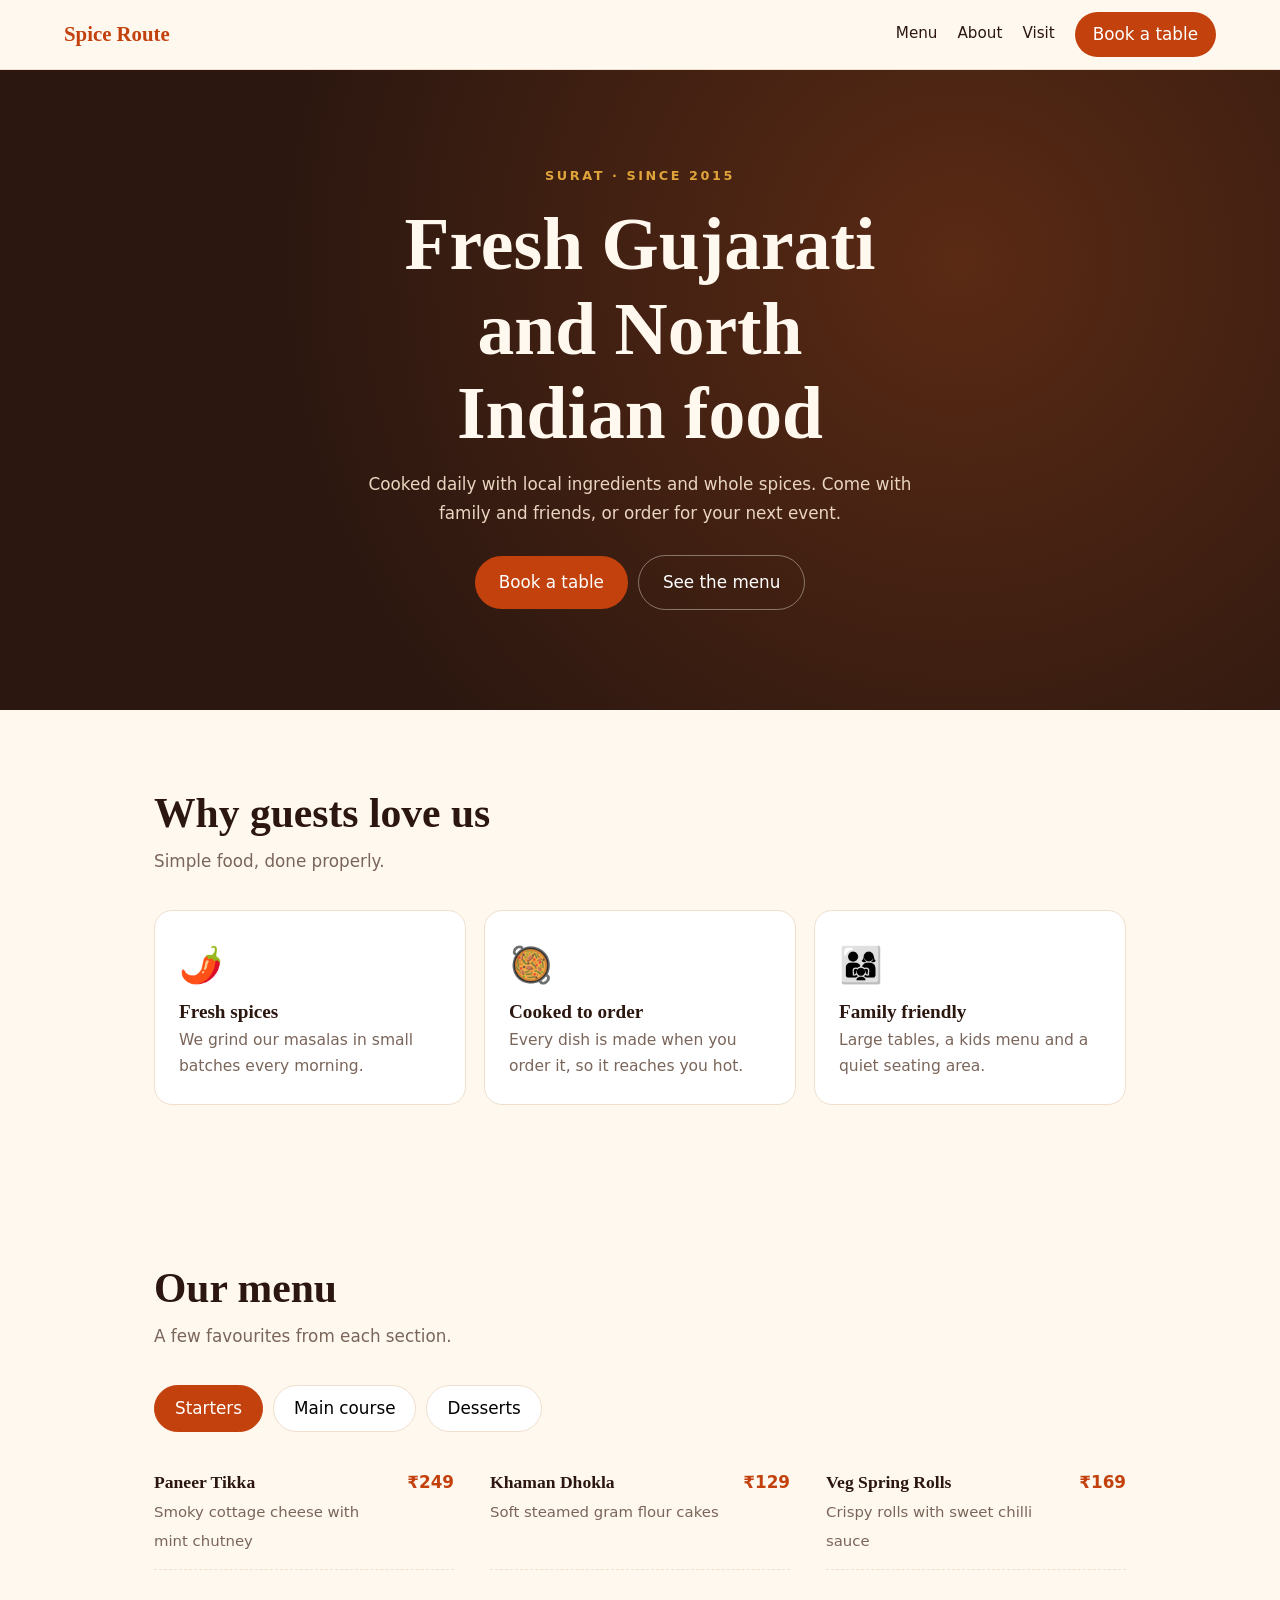
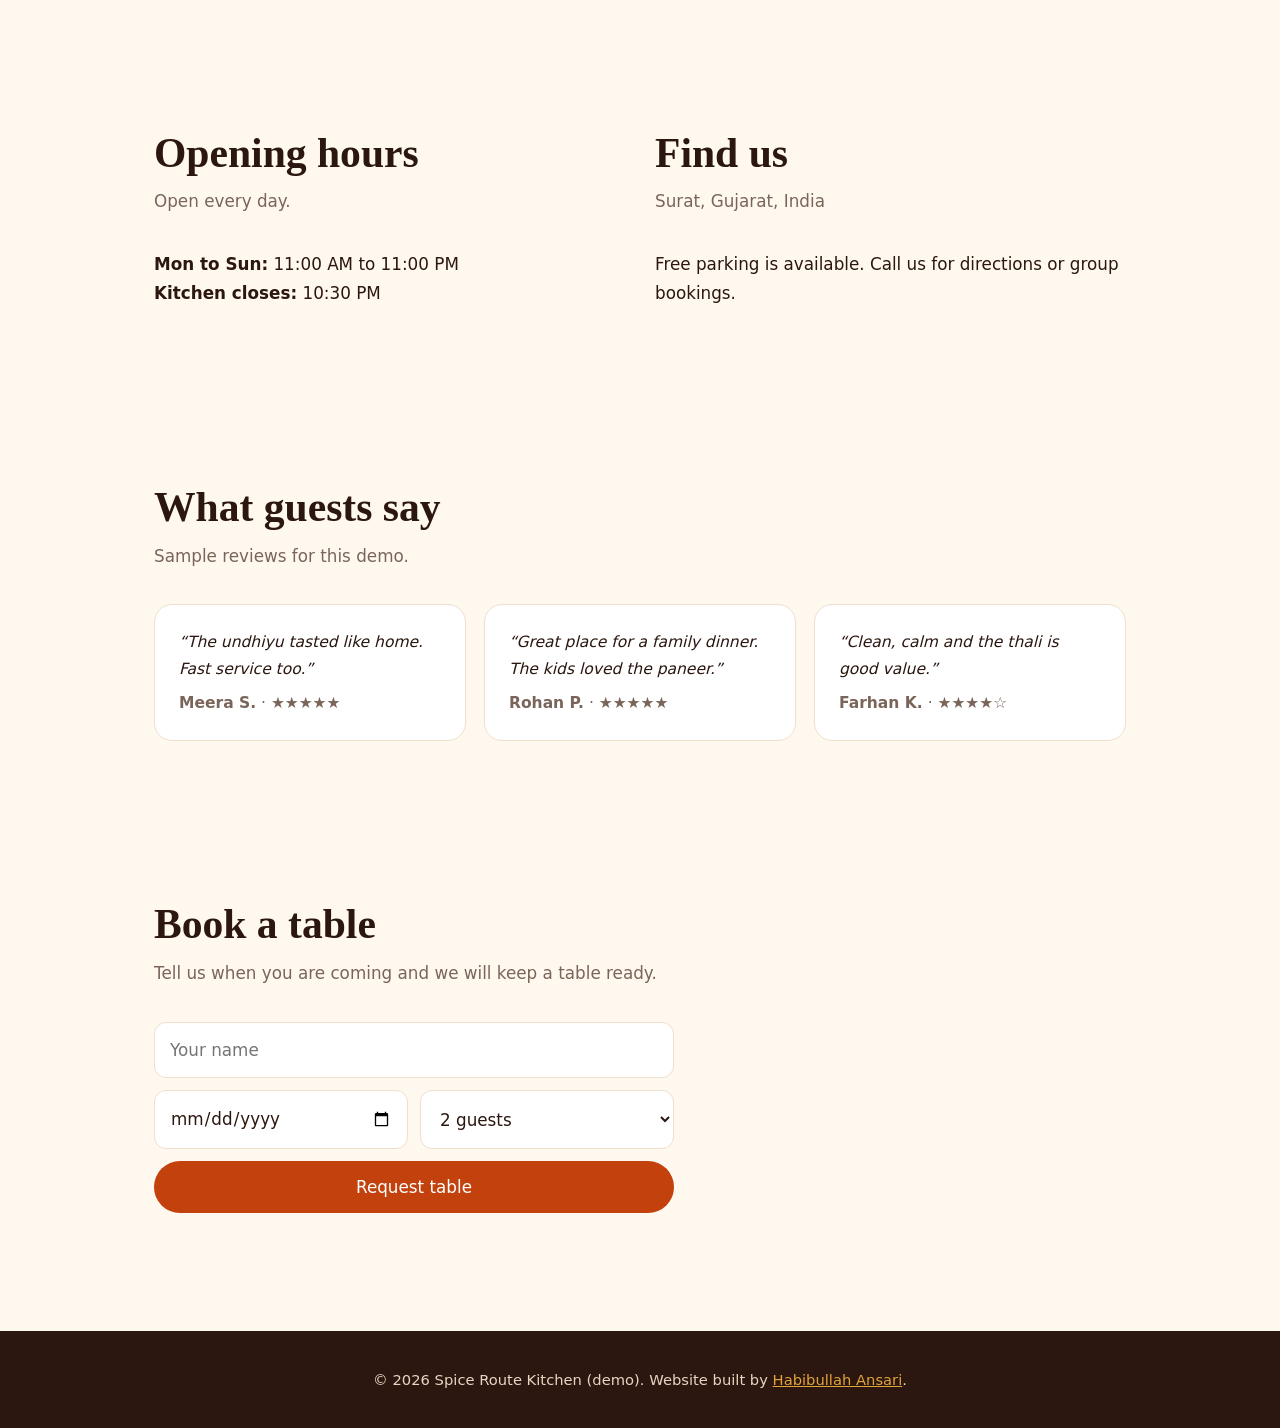
<file: projects/restaurant-website/index.html>
<!DOCTYPE html>
<html lang="en">
<head>
<meta charset="utf-8">
<meta name="viewport" content="width=device-width, initial-scale=1, viewport-fit=cover">
<title>Spice Route Kitchen | Restaurant in Surat (Demo Landing Page)</title>
<meta name="description" content="Spice Route Kitchen is a demo restaurant landing page for Surat with a menu, opening hours and table booking. Built by Habibullah Ansari with HTML, CSS and JavaScript.">
<meta name="robots" content="index, follow">
<meta property="og:title" content="Spice Route Kitchen | Restaurant in Surat">
<meta property="og:description" content="Fresh Gujarati and North Indian food. See the menu and book a table.">
<meta property="og:type" content="website">
<meta name="theme-color" content="#2b1710">
<script type="application/ld+json">{"@context":"https://schema.org","@type":"Restaurant","name":"Spice Route Kitchen","servesCuisine":["Gujarati","North Indian"],"address":{"@type":"PostalAddress","addressLocality":"Surat","addressRegion":"Gujarat","addressCountry":"IN"},"openingHours":"Mo-Su 11:00-23:00","priceRange":"₹₹"}</script>
<link rel="canonical" href="https://habibullah-ansari.github.io/projects/restaurant-website/">
<meta property="og:url" content="https://habibullah-ansari.github.io/projects/restaurant-website/">
<meta property="og:image" content="https://habibullah-ansari.github.io/images/og-image.jpg">
<meta name="twitter:card" content="summary_large_image">
<link rel="icon" type="image/png" sizes="32x32" href="../../images/favicon-32.png">
<link rel="stylesheet" href="css/style.css">
</head>
<body>
<nav aria-label="Main"><b>Spice Route</b><div><a href="#menu">Menu</a><a href="#about">About</a><a href="#visit">Visit</a><a class="btn" href="#book" style="padding:8px 18px">Book a table</a></div></nav>
<header class="hero"><span class="eyebrow">Surat · Since 2015</span><h1>Fresh Gujarati and North Indian food</h1><p>Cooked daily with local ingredients and whole spices. Come with family and friends, or order for your next event.</p><a class="btn" href="#book">Book a table</a><a class="btn" href="#menu">See the menu</a></header>
<main>
<section id="about"><h2>Why guests love us</h2><p class="sub">Simple food, done properly.</p>
<div class="g3"><div class="c"><div class="e">🌶️</div><h3>Fresh spices</h3><p>We grind our masalas in small batches every morning.</p></div><div class="c"><div class="e">🥘</div><h3>Cooked to order</h3><p>Every dish is made when you order it, so it reaches you hot.</p></div><div class="c"><div class="e">👨‍👩‍👧</div><h3>Family friendly</h3><p>Large tables, a kids menu and a quiet seating area.</p></div></div></section>

<section id="menu"><h2>Our menu</h2><p class="sub">A few favourites from each section.</p>
<div class="tabs" role="tablist" aria-label="Menu sections"></div><div class="menu" id="mn" role="tabpanel"></div></section>

<section id="visit"><div class="hrs"><div><h2>Opening hours</h2><p class="sub">Open every day.</p><p><b>Mon to Sun:</b> 11:00 AM to 11:00 PM<br><b>Kitchen closes:</b> 10:30 PM</p></div>
<div><h2>Find us</h2><p class="sub">Surat, Gujarat, India</p><p>Free parking is available. Call us for directions or group bookings.</p></div></div></section>

<section><h2>What guests say</h2><p class="sub">Sample reviews for this demo.</p>
<div class="g3"><div class="c"><p class="rev">“The undhiyu tasted like home. Fast service too.”</p><p style="margin-top:8px"><b>Meera S.</b> · ★★★★★</p></div><div class="c"><p class="rev">“Great place for a family dinner. The kids loved the paneer.”</p><p style="margin-top:8px"><b>Rohan P.</b> · ★★★★★</p></div><div class="c"><p class="rev">“Clean, calm and the thali is good value.”</p><p style="margin-top:8px"><b>Farhan K.</b> · ★★★★☆</p></div></div></section>

<section id="book"><h2>Book a table</h2><p class="sub">Tell us when you are coming and we will keep a table ready.</p>
<form id="f"><input id="n" placeholder="Your name" aria-label="Your name" required>
<div class="row"><input id="d" type="date" aria-label="Date" required><select id="g" aria-label="Guests"><option>2 guests</option><option>3 guests</option><option>4 guests</option><option>5 to 8 guests</option></select></div>
<button class="btn" type="submit">Request table</button><div id="ok" role="status"></div></form></section>
</main>
<footer>© 2026 Spice Route Kitchen (demo). Website built by <a href="../../index.html">Habibullah Ansari</a>.</footer>
<script src="js/script.js" defer></script>
</body>
</html>
</file>
<file: css/style.css>
/* Portfolio styles: Ansari Habibullah Atik */
:root{--bg:#0A1020;--surface:#111a30;--line:#1f2c4a;--text:#eef2fb;--muted:#93a1bd;--accent:#4f8cff;--accent2:#22d3ee;color-scheme:dark;box-sizing:border-box;padding-top:env(safe-area-inset-top,0px);padding-bottom:env(safe-area-inset-bottom,0px)}
@media (prefers-color-scheme:light){:root:not([data-theme="dark"]){--bg:#f5f7fb;--surface:#fff;--line:#dbe2ef;--text:#0e1a33;--muted:#52607a;--accent:#1d4ed8;--accent2:#0e7490;color-scheme:light}}
:root[data-theme="light"]{--bg:#f5f7fb;--surface:#fff;--line:#dbe2ef;--text:#0e1a33;--muted:#52607a;--accent:#1d4ed8;--accent2:#0e7490;color-scheme:light}
:root[data-theme="dark"]{--bg:#0A1020;--surface:#111a30;--line:#1f2c4a;--text:#eef2fb;--muted:#93a1bd;--accent:#4f8cff;--accent2:#22d3ee;color-scheme:dark}
html{scroll-behavior:smooth;scroll-padding-top:70px}
*,*::before,*::after{box-sizing:border-box}
body{margin:0;background:var(--bg);color:var(--text);font:400 1.05rem/1.7 "Inter",system-ui,sans-serif;overflow-x:hidden}
h1,h2,h3{font-family:"Poppins",system-ui,sans-serif;line-height:1.1;margin:0}
a{color:inherit}
:focus-visible{outline:2px solid var(--accent);outline-offset:3px}
.aurora{position:fixed;inset:0;z-index:-1;overflow:hidden;pointer-events:none}
.aurora i{position:absolute;width:55vmax;height:55vmax;border-radius:50%;filter:blur(90px);opacity:.28;animation:drift 22s ease-in-out infinite alternate}
.aurora i:nth-child(1){background:var(--accent);top:-20vmax;left:-10vmax}
.aurora i:nth-child(2){background:var(--accent2);bottom:-25vmax;right:-15vmax;animation-delay:-8s}
.aurora i:nth-child(3){background:var(--accent2);top:30vh;left:35vw;width:30vmax;height:30vmax;opacity:.14;animation-delay:-14s}
@keyframes drift{to{transform:translate(8vmax,6vmax) scale(1.15)}}
nav{position:sticky;top:0;z-index:10;display:flex;justify-content:space-between;align-items:center;padding:14px 5vw;backdrop-filter:blur(14px);background:color-mix(in srgb,var(--bg) 70%,transparent);border-bottom:1px solid var(--line)}
nav b{font-family:"Poppins";font-size:1.15rem}
nav div{display:flex;gap:22px;align-items:center}
nav a{text-decoration:none;color:var(--muted);font-size:.95rem}
nav a:hover{color:var(--text)}
#theme{background:none;border:1px solid var(--line);color:var(--text);border-radius:99px;width:36px;height:36px;cursor:pointer;font-size:1rem}
section{padding:90px 5vw;max-width:1100px;margin:auto}
.hero{min-height:88vh;display:grid;grid-template-columns:1.3fr 1fr;gap:48px;align-items:center}
.hero h1{font-size:clamp(2.6rem,7vw,5.2rem);font-weight:800;letter-spacing:-.03em}
.hero h1 span{display:inline-block;opacity:0;transform:translateY(40px) rotate(4deg);animation:up .7s cubic-bezier(.2,.8,.2,1) forwards}
@keyframes up{to{opacity:1;transform:none}}
.role::after{content:"";display:inline-block;width:2px;height:1.1em;background:var(--accent);margin-left:3px;vertical-align:-3px;animation:blink 1s steps(1) infinite}
.role{font-size:1.3rem;color:var(--accent);min-height:2em;margin:18px 0 8px;font-weight:500}
@keyframes blink{50%{opacity:0}}
.lead{color:var(--muted);max-width:52ch}
.btns{display:flex;gap:14px;flex-wrap:wrap;margin-top:28px}
.btn{padding:13px 24px;border-radius:99px;text-decoration:none;font-weight:600;border:1px solid var(--line);transition:transform .2s}
.btn:hover{transform:translateY(-2px)}
.btn.p{background:linear-gradient(120deg,var(--accent),var(--accent2));color:#04101f;border:0}
.photo{position:relative;justify-self:center;width:min(360px,80%)}
.photo::before{content:"";position:absolute;inset:-14px;border-radius:999px 999px 44px 44px;background:conic-gradient(from 0deg,var(--accent),var(--accent2),var(--accent));filter:blur(18px);opacity:.55;animation:spin 8s linear infinite}
.photo img{position:relative;width:100%;height:auto;aspect-ratio:4/5;object-fit:cover;object-position:50% 20%;border-radius:999px 999px 32px 32px;border:3px solid var(--line);display:block}
@keyframes spin{to{transform:rotate(360deg)}}
h2{font-size:clamp(1.9rem,4vw,2.8rem);margin-bottom:12px;letter-spacing:-.02em}
.sub{color:var(--muted);margin:0 0 36px;max-width:60ch}
.grid{display:grid;grid-template-columns:repeat(auto-fit,minmax(250px,1fr));gap:18px}
.card{position:relative;background:var(--surface);border:1px solid var(--line);border-radius:18px;padding:26px;overflow:hidden;transition:transform .15s ease-out;transform-style:preserve-3d}
.card::before{content:"";position:absolute;inset:0;background:radial-gradient(260px circle at var(--x,50%) var(--y,50%),color-mix(in srgb,var(--accent) 22%,transparent),transparent 70%);opacity:0;transition:opacity .3s}
.card:hover::before{opacity:1}
.card>*{position:relative}
.card h3{font-size:1.25rem;margin-bottom:6px}
.card p{margin:0;color:var(--muted);font-size:.97rem}
.tag{display:inline-block;font-size:.8rem;padding:3px 11px;border-radius:99px;border:1px solid var(--line);color:var(--accent);margin:12px 6px 0 0}
.bar{height:8px;background:var(--line);border-radius:9px;margin-top:16px;overflow:hidden}
.bar i{display:block;height:100%;width:0;border-radius:9px;background:linear-gradient(90deg,var(--accent),var(--accent2));transition:width 1.2s cubic-bezier(.2,.8,.2,1)}
.skill .n{display:flex;justify-content:space-between;font-weight:600}
.tl{border-left:2px solid var(--line);padding-left:26px;display:grid;gap:26px;margin-left:6px}
.tl div{position:relative}
.tl div::before{content:"";position:absolute;left:-34px;top:8px;width:14px;height:14px;border-radius:50%;background:var(--accent);box-shadow:0 0 0 5px var(--bg)}
.tl small{color:var(--accent);font-weight:600}
.tl h3{font-size:1.2rem;margin:2px 0}
.tl p{margin:0;color:var(--muted)}
.contact{display:grid;grid-template-columns:1fr 1fr;gap:40px}
.contact ul{list-style:none;padding:0;margin:0;display:grid;gap:14px}
.contact li span{display:block;color:var(--muted);font-size:.85rem}
.contact a{text-decoration:none;font-weight:600}
form{display:grid;gap:12px}
input,select,textarea{width:100%;background:var(--surface);border:1px solid var(--line);border-radius:12px;padding:13px 15px;color:var(--text);font:inherit}
textarea{min-height:120px;resize:vertical}
footer{text-align:center;color:var(--muted);padding:40px 5vw;border-top:1px solid var(--line);font-size:.9rem}
.rv{opacity:0;transform:translateY(24px);transition:opacity .7s,transform .7s}
.rv.in{opacity:1;transform:none}
#prog{position:fixed;top:0;left:0;height:3px;width:0;z-index:30;background:linear-gradient(90deg,var(--accent),var(--accent2))}
.fab{position:fixed;right:18px;bottom:calc(18px + env(safe-area-inset-bottom,0px));z-index:20;display:grid;gap:10px}
.fab a,.fab button{width:48px;height:48px;border-radius:50%;display:grid;place-items:center;text-decoration:none;font-size:1.2rem;border:1px solid var(--line);background:var(--surface);color:var(--text);cursor:pointer;transition:transform .2s}
.fab a:hover,.fab button:hover{transform:scale(1.1)}
.fab a{background:#25D366;color:#fff;border:0;font-weight:700}
#top{opacity:0;pointer-events:none;transition:opacity .3s}
#top.show{opacity:1;pointer-events:auto}
.steps{display:grid;grid-template-columns:repeat(auto-fit,minmax(220px,1fr));gap:18px;counter-reset:s}
.steps .card::after{counter-increment:s;content:counter(s);position:absolute;right:20px;top:14px;font:800 2.6rem "Poppins";color:var(--line)}
details{background:var(--surface);border:1px solid var(--line);border-radius:14px;padding:16px 20px;margin-bottom:12px;max-width:760px}
summary{cursor:pointer;font-weight:600;list-style:none;display:flex;justify-content:space-between;gap:12px}
summary::after{content:"+";color:var(--accent);font-size:1.4rem;line-height:1;transition:transform .25s}
details[open] summary::after{transform:rotate(45deg)}
details p{margin:10px 0 0;color:var(--muted)}
.photo img{transition:transform .5s cubic-bezier(.2,.8,.2,1);cursor:zoom-in}
.photo img:hover{transform:scale(1.08)}
#intro{position:fixed;inset:0;z-index:100;display:none;flex-direction:column;align-items:center;justify-content:center;gap:16px;padding:20px;background:var(--bg);text-align:center;transition:opacity .8s,transform .8s}
#intro.on{display:flex}
#intro.out{opacity:0;transform:scale(1.08);pointer-events:none}
#intro .big{height:min(64vh,540px);width:auto;max-width:86vw;aspect-ratio:4/5;object-fit:cover;object-position:50% 20%;border-radius:999px 999px 32px 32px;border:1px solid var(--line);box-shadow:0 0 90px color-mix(in srgb,var(--accent) 35%,transparent);transition:transform .5s cubic-bezier(.2,.8,.2,1);animation:pop .9s cubic-bezier(.2,.8,.2,1) backwards;cursor:zoom-in}
#intro .big:hover{transform:scale(1.07)}
@keyframes pop{from{opacity:0;transform:scale(.7)}}
#intro p{margin:0;color:var(--muted)}
#intro b{display:block;font:800 clamp(1.4rem,4vw,2.2rem) "Poppins",sans-serif;color:var(--text)}
.ctl{display:flex;gap:10px;align-items:center}
@media (min-width:1001px){#mb{display:none}}
.dots{display:flex;gap:8px;align-items:center}
.dots button{width:20px;height:20px;border-radius:50%;border:2px solid var(--line);cursor:pointer;padding:0;transition:transform .2s}
.dots button:hover{transform:scale(1.2)}
.dots button[aria-pressed=true]{border-color:var(--text);box-shadow:0 0 0 2px var(--bg) inset}
.brand{display:flex;align-items:center;gap:10px;color:var(--text)!important}
.mk{display:block;width:52px;height:52px;border-radius:50%;flex:none;background:var(--surface) url(../images/avatar.webp) center/cover no-repeat;border:2px solid var(--accent);box-shadow:0 0 0 4px color-mix(in srgb,var(--accent) 22%,transparent),0 8px 20px color-mix(in srgb,var(--accent) 35%,transparent)}
.brand b{font:800 1.5rem/1 "Poppins",system-ui,sans-serif;letter-spacing:.14em;background:linear-gradient(120deg,var(--accent),var(--accent2));-webkit-background-clip:text;background-clip:text;color:transparent}
:root[data-theme="dark"][data-pal="emerald"]{--bg:#07130f;--surface:#0f211a;--line:#1c3a2d;--accent:#34d399;--accent2:#a3e635}
:root[data-theme="dark"][data-pal="sunset"]{--bg:#150d0b;--surface:#22150f;--line:#3d261b;--accent:#fb923c;--accent2:#f472b6}
:root[data-theme="dark"][data-pal="violet"]{--bg:#120F17;--surface:#1b1624;--line:#2e2740;--text:#f1edf7;--muted:#a79fb8;--accent:#b794ff;--accent2:#ff8fb8}
:root[data-theme="light"][data-pal="emerald"]{--bg:#f2faf6;--surface:#fff;--line:#cde5da;--accent:#047857;--accent2:#4d7c0f}
:root[data-theme="light"][data-pal="sunset"]{--bg:#fff7f1;--surface:#fff;--line:#f1d9c9;--accent:#c2410c;--accent2:#be185d}
:root[data-theme="light"][data-pal="violet"]{--bg:#f7f4fb;--surface:#fff;--line:#e2dbef;--text:#1c1626;--muted:#615874;--accent:#6b3fd4;--accent2:#d6336c}
.bt{display:flex;flex-direction:column;gap:4px}
.bt small{font:500 .66rem/1 "Poppins",system-ui,sans-serif;letter-spacing:.07em;color:var(--muted);white-space:nowrap}
.avail{display:inline-flex;align-items:center;gap:8px;padding:6px 14px;border:1px solid var(--line);border-radius:99px;background:var(--surface);font-size:.85rem;color:var(--muted);margin-bottom:18px}
.avail i{width:9px;height:9px;border-radius:50%;background:#4cd9a0;box-shadow:0 0 0 0 #4cd9a099;animation:pulse 2s infinite}
@keyframes pulse{70%{box-shadow:0 0 0 10px #4cd9a000}100%{box-shadow:0 0 0 0 #4cd9a000}}
.marq{overflow:hidden;border-block:1px solid var(--line);padding:16px 0;-webkit-mask:linear-gradient(90deg,transparent,#000 12%,#000 88%,transparent);mask:linear-gradient(90deg,transparent,#000 12%,#000 88%,transparent)}
.marq div{display:flex;gap:44px;width:max-content;animation:mq 28s linear infinite}
.marq span{font:700 1.2rem Poppins,sans-serif;color:var(--muted);white-space:nowrap}
.marq span:nth-child(even){color:var(--accent)}
@keyframes mq{to{transform:translateX(-50%)}}
.stats h3{font-size:2.2rem;background:linear-gradient(120deg,var(--accent),var(--accent2));-webkit-background-clip:text;background-clip:text;color:transparent}
.glow{position:fixed;left:0;top:0;width:420px;height:420px;margin:-210px 0 0 -210px;border-radius:50%;pointer-events:none;z-index:-1;opacity:0;transition:opacity .4s;background:radial-gradient(circle,color-mix(in srgb,var(--accent) 16%,transparent),transparent 65%)}
.copy{border:1px solid var(--line);background:var(--surface);color:var(--text);border-radius:8px;padding:2px 12px;cursor:pointer;font-size:.8rem;margin-left:6px}
.copy:hover{border-color:var(--accent)}
@media (max-width:760px){.bt small{display:none}}
@media (prefers-reduced-motion:reduce){.marq div,.avail i{animation:none}}
form label{display:grid;gap:4px;font-size:.85rem;color:var(--muted)}
form .two{display:grid;grid-template-columns:1fr 1fr;gap:12px}
form .acts{display:flex;gap:10px;flex-wrap:wrap}
#fs{min-height:1.4em;color:var(--accent2);font-weight:600;font-size:.92rem}
@media (max-width:760px){form .two{grid-template-columns:1fr}}
.skip{position:absolute;left:-999px;top:0}
.skip:focus{left:10px;top:10px;z-index:200;background:var(--accent);color:#04101f;padding:8px 14px;border-radius:8px;text-decoration:none;font-weight:600}
.contact a,.contact li{overflow-wrap:anywhere}
img{max-width:100%}
@media (max-width:900px){.hero{grid-template-columns:1fr;text-align:left;min-height:auto;padding-top:56px}.photo{order:-1;width:min(300px,70%)}.contact{grid-template-columns:1fr}}
@media (max-width:480px){section{padding:52px 5vw}.avail{font-size:.78rem}.hero h1{font-size:clamp(2.2rem,11vw,3rem)}.btns .btn{flex:1;text-align:center}.fab a,.fab button{width:44px;height:44px}.card{padding:20px}}
.photo{margin-bottom:24px;outline:none}
.photo .cap{position:absolute;left:50%;bottom:-18px;transform:translate(-50%,12px);opacity:0;white-space:nowrap;padding:9px 22px;border-radius:99px;font:700 .95rem Poppins,system-ui,sans-serif;background:var(--surface);color:var(--text);border:1px solid var(--accent);box-shadow:0 12px 28px color-mix(in srgb,var(--accent) 35%,transparent);transition:opacity .3s,transform .3s;z-index:3;pointer-events:none}
.photo:hover .cap,.photo:focus .cap,.photo:focus-within .cap{opacity:1;transform:translate(-50%,0)}
.rcard{display:grid;grid-template-columns:1.4fr 1fr;gap:30px;align-items:center;background:var(--surface);border:1px solid var(--line);border-radius:24px;padding:34px}
.eyebrow{letter-spacing:.16em;color:var(--muted);font-size:.78rem;text-transform:uppercase;font-weight:600}
.rcard h2{font-size:clamp(2rem,5vw,3.1rem);margin:8px 0 12px}
.rprev{border:1px solid var(--line);border-radius:12px;overflow:hidden;padding:0;background:#fff;cursor:zoom-in;max-width:300px;justify-self:center;transition:transform .3s;box-shadow:0 16px 40px #0004}
.rprev:hover{transform:rotate(-1.5deg) scale(1.03)}
.rprev img,.certbtn img{display:block;width:100%;height:auto}
.cert{margin:26px 0 0;max-width:760px}
.certbtn{display:block;width:100%;padding:0;border:1px solid var(--line);border-radius:14px;overflow:hidden;cursor:zoom-in;background:#fff;transition:transform .3s}
.certbtn:hover{transform:scale(1.015)}
.cert figcaption{color:var(--muted);font-size:.88rem;margin-top:10px}
#lb{position:fixed;inset:0;z-index:150;background:#050507;display:none;overflow:auto;padding:68px 16px 28px;-webkit-overflow-scrolling:touch}
#lb.on{display:block}
#lb img{display:block;margin:0 auto;width:min(100%,820px);max-width:none;height:auto;border-radius:10px;background:#fff;cursor:zoom-in}
#lb.zoom img{width:min(1654px,200vw);cursor:zoom-out}
#lbx{position:fixed;top:calc(14px + env(safe-area-inset-top,0px));right:14px;z-index:2;width:42px;height:42px;border-radius:50%;border:0;background:#fff;color:#000;cursor:pointer;font-size:1.1rem}
#lbd{position:fixed;top:calc(14px + env(safe-area-inset-top,0px));left:14px;z-index:2;display:none;border:0;border-radius:99px;padding:11px 20px;background:linear-gradient(120deg,var(--accent),var(--accent2));color:#04101f;font:600 .95rem Inter,system-ui,sans-serif;cursor:pointer}
#lb.res #lbd{display:block}
#lbh{position:fixed;top:calc(24px + env(safe-area-inset-top,0px));left:50%;transform:translateX(-50%);color:#9aa0b4;font-size:.8rem;pointer-events:none;white-space:nowrap}
@media (max-width:640px){#lbh{display:none}}
@media (max-width:760px){.rcard{grid-template-columns:1fr;padding:24px}}
@media (max-width:760px){.hero,.contact{grid-template-columns:1fr}.photo{order:-1;width:min(240px,70%)}@media (max-width:1000px){
#mb{display:grid;gap:5px;align-content:center;width:42px;height:42px;padding:0 10px;border-radius:12px;border:1px solid var(--line);background:var(--surface);cursor:pointer}
#mb i{display:block;height:2px;border-radius:2px;background:var(--text);transition:transform .25s,opacity .2s}
#mb[aria-expanded=true] i:nth-child(1){transform:translateY(7px) rotate(45deg)}
#mb[aria-expanded=true] i:nth-child(2){opacity:0}
#mb[aria-expanded=true] i:nth-child(3){transform:translateY(-7px) rotate(-45deg)}
#links{display:none;position:absolute;left:0;right:0;top:100%;flex-direction:column;align-items:stretch;gap:0;padding:6px 5vw 14px;background:var(--bg);border-bottom:1px solid var(--line);box-shadow:0 18px 30px #0006}
#links.on{display:flex}
#links a{padding:14px 4px;border-bottom:1px solid var(--line);font-size:1.05rem;color:var(--text)}
#links a:last-child{border-bottom:0}
}section{padding:64px 5vw}}
@media (prefers-reduced-motion:reduce){*{animation:none!important;transition:none!important}.hero h1 span,.rv{opacity:1;transform:none}.bar i{width:var(--w)!important}}

.cardbtns{display:flex;gap:10px;flex-wrap:wrap;margin-top:16px}
.cardbtns .btn{display:inline-block;padding:9px 20px;font-size:.95rem}

.fnav{display:flex;gap:6px 20px;justify-content:center;flex-wrap:wrap;margin-bottom:14px}
.fnav a{color:var(--muted);text-decoration:none;font-size:.92rem}
.fnav a:hover{color:var(--text)}

/* Hero greeting */
.greet{color:var(--muted);font-size:1.1rem;margin:0 0 6px}
/* Project cards with large preview */
#projects .grid{grid-template-columns:repeat(2,minmax(0,320px));justify-content:center;gap:22px}
@media (max-width:760px){#projects .grid{grid-template-columns:minmax(0,340px)}}
.pcard{padding:0;overflow:hidden;display:flex;flex-direction:column}
.pshot{display:block;position:relative;overflow:hidden;aspect-ratio:16/10;background:var(--surface);border-bottom:1px solid var(--line)}
.pshot img{width:100%;height:100%;object-fit:cover;object-position:top;display:block;transition:transform .6s cubic-bezier(.2,.8,.2,1)}
.pcard:hover .pshot img{transform:scale(1.05)}
.pbadge{position:absolute;left:14px;top:14px;padding:4px 12px;border-radius:99px;font-size:.78rem;font-weight:700;background:linear-gradient(120deg,var(--accent),var(--accent2));color:#04101f}
.pbody{padding:18px 20px 20px;display:flex;flex-direction:column;flex:1}
.pbody h3{margin-bottom:6px}
.ptags{display:flex;flex-wrap:wrap;gap:6px;margin:12px 0 0}
.ptags .tag{margin:0}
.pbody .cardbtns{margin-top:auto;padding-top:18px}
.pbody .cardbtns .btn.p{flex:1 1 auto;text-align:center;font-weight:700;padding:12px 26px}
.pbody .cardbtns .btn:not(.p){background:transparent;font-size:.9rem}
@media (prefers-reduced-motion:reduce){.pshot img{transition:none}.pcard:hover .pshot img{transform:none}}

#projects .pbody h3{font-size:1.1rem}
#projects .pbody p{font-size:.92rem;line-height:1.55}
#projects .pbody .btn{font-size:.88rem}
#projects .pbody .cardbtns .btn.p{padding:10px 20px}
#projects .ptags .tag{font-size:.74rem;padding:2px 10px}
</file>
<file: projects/ecommerce-website/css/style.css>
/* ShopSphere styles */
:root{--bg:#ffffff;--surface:#f8fafc;--line:#e5e7eb;--text:#111827;--muted:#6b7280;--accent:#2563eb;--accent2:#4f46e5;color-scheme:light;box-sizing:border-box;padding-top:env(safe-area-inset-top,0px);padding-bottom:env(safe-area-inset-bottom,0px)}
*,*::before,*::after{box-sizing:border-box}
body{margin:0;background:var(--bg);color:var(--text);font:400 1rem/1.55 system-ui,-apple-system,"Segoe UI",Roboto,sans-serif}
button,input,select,textarea{font:inherit;color:inherit}
:focus-visible{outline:2px solid var(--accent);outline-offset:2px}
header{position:sticky;top:0;z-index:10;display:flex;gap:12px;align-items:center;flex-wrap:wrap;padding:12px 5vw;background:color-mix(in srgb,var(--bg) 85%,transparent);backdrop-filter:blur(12px);border-bottom:1px solid var(--line)}
.logo{font-weight:800;font-size:1.3rem;letter-spacing:-.02em;margin-right:auto}
.logo span{background:linear-gradient(120deg,var(--accent),var(--accent2));-webkit-background-clip:text;background-clip:text;color:transparent}
input,select,textarea{background:var(--surface);border:1px solid var(--line);border-radius:10px;padding:10px 12px;width:100%}
header input{width:min(260px,100%)}
.ic{background:var(--surface);border:1px solid var(--line);border-radius:10px;padding:9px 14px;cursor:pointer;font-weight:600;width:auto}
main{max-width:1150px;margin:auto;padding:24px 5vw 70px}
.hero{border-radius:22px;padding:40px 34px;margin-bottom:24px;background:linear-gradient(120deg,color-mix(in srgb,var(--accent) 12%,var(--surface)),color-mix(in srgb,var(--accent2) 8%,var(--surface)));border:1px solid var(--line)}
.hero h1{margin:0 0 8px;font-size:clamp(1.8rem,5vw,3rem);letter-spacing:-.03em;max-width:16ch;line-height:1.1}
.hero p{margin:0 0 18px;color:var(--muted);max-width:50ch}
.btn{background:linear-gradient(120deg,var(--accent),var(--accent2));color:#ffffff;border:0;border-radius:12px;padding:11px 20px;font-weight:700;cursor:pointer;width:auto}
.btn:disabled{opacity:.4;cursor:not-allowed}
.bar{display:flex;gap:10px;flex-wrap:wrap;align-items:center;margin-bottom:18px}
.chip{border:1px solid var(--line);background:var(--surface);border-radius:99px;padding:7px 16px;cursor:pointer;width:auto}
.chip[aria-pressed=true]{background:var(--accent);color:#ffffff;border-color:var(--accent);font-weight:700}
.bar select{width:auto;margin-left:auto}
#grid{display:grid;grid-template-columns:repeat(auto-fill,minmax(220px,1fr));gap:18px}
.p{background:#fff;box-shadow:0 1px 3px #0f172a14;border:1px solid var(--line);border-radius:16px;overflow:hidden;display:flex;flex-direction:column;cursor:pointer;transition:transform .2s,border-color .2s}
.p:hover{transform:translateY(-4px);border-color:var(--accent)}
.pic{position:relative;height:150px;display:grid;place-items:center;font-size:4rem;background:linear-gradient(135deg,color-mix(in srgb,var(--accent) 22%,var(--surface)),color-mix(in srgb,var(--accent2) 16%,var(--surface)))}
.off{position:absolute;left:10px;top:10px;font-size:.75rem;font-weight:700;background:var(--accent2);color:#ffffff;padding:2px 9px;border-radius:99px}
.hrt{position:absolute;right:10px;top:8px;width:34px;height:34px;border-radius:50%;border:1px solid var(--line);background:#fff;cursor:pointer;font-size:1.1rem;padding:0}
.pb{padding:14px 16px 16px;display:flex;flex-direction:column;gap:3px;flex:1}
.pb small{color:var(--muted)}
.pb h2{margin:0;font-size:1.02rem}
.st{color:#ffb74d;font-size:.85rem}
.row{display:flex;justify-content:space-between;align-items:center;margin-top:auto;padding-top:10px;gap:8px}
.price b{font-size:1.1rem}.price s{color:var(--muted);font-size:.85rem;margin-left:6px}
.add{background:linear-gradient(120deg,var(--accent),var(--accent2));color:#ffffff;border:0;border-radius:10px;padding:8px 14px;font-weight:700;cursor:pointer;width:auto}
#empty{display:none;color:var(--muted);text-align:center;padding:40px}
.ov{position:fixed;inset:0;background:#0f172a99;z-index:30;display:none;place-items:center;padding:16px}
.ov.on{display:grid}
.box{background:var(--bg);border:1px solid var(--line);border-radius:20px;width:min(720px,100%);max-height:92vh;overflow:auto;padding:22px;position:relative}
.x{position:absolute;right:14px;top:14px;width:34px;height:34px;border-radius:50%;border:1px solid var(--line);background:var(--surface);cursor:pointer;padding:0}
.det{display:grid;grid-template-columns:1fr 1.2fr;gap:22px}
.det .pic{height:240px;border-radius:16px;font-size:6rem}
.det h2{margin:0 0 4px}
.det p{color:var(--muted)}
#cart{position:fixed;top:0;right:0;bottom:0;width:min(420px,100%);background:var(--bg);border-left:1px solid var(--line);z-index:31;transform:translateX(100%);transition:transform .3s;display:flex;flex-direction:column;padding:18px;padding-top:calc(18px + env(safe-area-inset-top,0px));padding-bottom:calc(18px + env(safe-area-inset-bottom,0px))}
body.open #cart{transform:none}
#shade{position:fixed;inset:0;background:#0008;opacity:0;pointer-events:none;transition:opacity .3s;z-index:30}
body.open #shade{opacity:1;pointer-events:auto}
#cart h2{margin:0 0 12px;display:flex;justify-content:space-between;align-items:center}
#items{flex:1;overflow:auto;display:grid;gap:10px;align-content:start}
.pic{overflow:hidden;padding:0}
.pic img{width:100%;height:100%;object-fit:cover;display:block;transition:transform .4s}
.p:hover .pic img{transform:scale(1.06)}
.th{width:44px;height:44px;border-radius:8px;object-fit:cover}
.cat img{width:76px;height:76px;border-radius:50%;object-fit:cover;margin:0 auto;display:block;border:1px solid var(--line)}
.it{display:grid;grid-template-columns:44px 1fr auto;gap:10px;align-items:center;background:var(--surface);border:1px solid var(--line);border-radius:12px;padding:10px}
.it .e{font-size:1.8rem;text-align:center}
.q{display:flex;gap:6px;align-items:center;margin-top:4px}
.q button{width:26px;height:26px;border-radius:8px;border:1px solid var(--line);background:var(--bg);cursor:pointer;padding:0}
.cpn{display:flex;gap:8px;margin-top:10px}
.sum{border-top:1px solid var(--line);padding-top:10px;margin-top:10px;display:grid;gap:4px}
.sum div{display:flex;justify-content:space-between;color:var(--muted)}
.sum .t{color:var(--text);font-weight:800;font-size:1.15rem}
#msg,#cm{min-height:1.4em;color:var(--accent2);font-weight:600;font-size:.9rem}
form.co{display:grid;grid-template-columns:1fr 1fr;gap:12px}
form.co label{display:grid;gap:4px;font-size:.85rem;color:var(--muted)}
form.co .w{grid-column:1/-1}
.done{text-align:center;padding:10px}
.done h2{font-size:1.6rem;margin:6px 0}
#toast{position:fixed;left:50%;bottom:24px;transform:translateX(-50%) translateY(80px);background:var(--surface);border:1px solid var(--accent);padding:10px 18px;border-radius:99px;z-index:50;transition:transform .3s}
#toast.on{transform:translateX(-50%)}
footer{text-align:center;color:var(--muted);padding:24px 5vw;border-top:1px solid var(--line);font-size:.9rem}
footer a{color:var(--accent)}
.top{display:grid;grid-template-columns:2fr 1fr;gap:16px;margin-bottom:28px}
.top .hero{margin:0;display:flex;flex-direction:column;justify-content:center}
.promos{display:grid;gap:16px}
.promo{border-radius:18px;padding:20px 22px;border:1px solid var(--line);display:flex;flex-direction:column;align-items:flex-start;gap:4px}
.promo.p1{background:linear-gradient(135deg,#eff6ff,#dbeafe)}
.promo.p2{background:linear-gradient(135deg,#fff7ed,#ffedd5)}
.promo small{color:var(--muted)}.promo b{font-size:1.15rem;margin-bottom:6px}
.sec{font-size:1.4rem;margin:0 0 14px;letter-spacing:-.02em}
.cats{display:grid;grid-template-columns:repeat(auto-fit,minmax(140px,1fr));gap:14px;margin-bottom:32px}
.cat{border:1px solid var(--line);background:#fff;border-radius:16px;padding:18px 10px;text-align:center;cursor:pointer;transition:transform .2s,box-shadow .2s;box-shadow:0 1px 3px #0f172a14}
.cat:hover{transform:translateY(-3px);box-shadow:0 8px 20px #0f172a1a}
.cat i{display:block;font-style:normal;font-size:2.4rem}
.cat b{display:block;margin-top:4px}.cat small{color:var(--muted)}
.off.hot{background:#ef4444;color:#fff}
.stk{color:#16a34a;font-size:.8rem;font-weight:600}
@media (max-width:860px){.top{grid-template-columns:1fr}.promos{grid-template-columns:1fr 1fr}}
@media (max-width:640px){.promos{grid-template-columns:1fr}.det,form.co{grid-template-columns:1fr}.hero{padding:28px 20px}}
@media (prefers-reduced-motion:reduce){*{transition:none!important}}
</file>
<file: projects/gym-management/css/style.css>
/* IronFit styles */
:root{--bg:#0c0c0d;--surface:#161618;--line:#2a2a2e;--text:#f5f5f5;--muted:#a1a1aa;--accent:#ff4d2e;--accent2:#ff9f1c;color-scheme:dark;box-sizing:border-box;padding-top:env(safe-area-inset-top,0px);padding-bottom:env(safe-area-inset-bottom,0px)}
*,*::before,*::after{box-sizing:border-box}
body{margin:0;background:var(--bg);color:var(--text);font:400 1rem/1.55 system-ui,-apple-system,"Segoe UI",Roboto,sans-serif}
button,input,select{font:inherit;color:inherit}
:focus-visible{outline:2px solid var(--accent);outline-offset:2px}
header,main{max-width:1150px;margin:auto;padding:0 5vw}
header{padding-top:26px}
h1{margin:0;font-size:clamp(1.6rem,4vw,2.3rem);letter-spacing:-.02em}
h1 span{background:linear-gradient(120deg,var(--accent),var(--accent2));-webkit-background-clip:text;background-clip:text;color:transparent}
header p{margin:2px 0 18px;color:var(--muted)}
.kpis{display:grid;grid-template-columns:repeat(auto-fit,minmax(200px,1fr));gap:14px;margin-bottom:18px}
.card{background:var(--surface);border:1px solid var(--line);border-radius:18px;padding:18px}
.k small{color:var(--muted)}
.k b{display:block;font-size:1.7rem;letter-spacing:-.02em}
.tabs{display:flex;gap:8px;margin-bottom:16px}
.tabs button{border:1px solid var(--line);background:var(--surface);border-radius:99px;padding:8px 20px;cursor:pointer}
.tabs button[aria-selected=true]{background:linear-gradient(120deg,var(--accent),var(--accent2));color:#170a06;border:0;font-weight:700}
.bar{display:flex;gap:10px;flex-wrap:wrap;margin-bottom:14px}
input,select{background:var(--surface);border:1px solid var(--line);border-radius:12px;padding:10px 13px}
.bar input[type=search]{flex:1;min-width:180px}
.btn{background:linear-gradient(120deg,var(--accent),var(--accent2));color:#170a06;border:0;border-radius:12px;padding:10px 18px;font-weight:700;cursor:pointer}
.sm{border:1px solid var(--line);background:var(--bg);border-radius:8px;padding:5px 11px;cursor:pointer;font-size:.85rem}
.sm:hover{border-color:var(--accent)}
.sm:disabled{opacity:.4;cursor:not-allowed}
#add{display:none;margin-bottom:16px}
#add.on{display:block}
#add form{display:grid;grid-template-columns:repeat(auto-fit,minmax(180px,1fr));gap:10px;align-items:end}
#add label{font-size:.85rem;color:var(--muted);display:grid;gap:4px}
.tw{overflow-x:auto}
table{width:100%;border-collapse:collapse;min-width:640px}
th,td{text-align:left;padding:11px 8px;border-bottom:1px solid var(--line);font-size:.93rem}
th{color:var(--muted);font-weight:600}
.b{padding:2px 10px;border-radius:99px;font-size:.78rem;border:1px solid currentColor}
.Active{color:#4cd9a0}.Expiring{color:#ffb74d}.Expired{color:#ff6b81}
td .sm+.sm{margin-left:4px}
.none{text-align:center;color:var(--muted);padding:26px}
#msg{min-height:1.5em;color:var(--accent2);margin:6px 0;font-weight:600}
footer{text-align:center;color:var(--muted);padding:26px 5vw;border-top:1px solid var(--line);margin-top:40px;font-size:.9rem}
footer a{color:var(--accent)}
@media (prefers-reduced-motion:reduce){*{transition:none!important}}
</file>
<file: projects/restaurant-management/css/style.css>
/* TableTap styles */
:root{--bg:#1a100b;--surface:#26180f;--line:#43291b;--text:#f7ecdf;--muted:#b9a08c;--accent:#e0a43a;--accent2:#d9622b;color-scheme:dark;box-sizing:border-box;padding-top:env(safe-area-inset-top,0px);padding-bottom:env(safe-area-inset-bottom,0px)}
*,*::before,*::after{box-sizing:border-box}
body{margin:0;background:var(--bg);color:var(--text);font:400 1rem/1.55 system-ui,-apple-system,"Segoe UI",Roboto,sans-serif}
button{font:inherit;color:inherit}
:focus-visible{outline:2px solid var(--accent);outline-offset:2px}
header,main{max-width:1150px;margin:auto;padding:0 5vw}
header{padding-top:26px;display:flex;justify-content:space-between;align-items:flex-end;flex-wrap:wrap;gap:12px;margin-bottom:18px}
h1{margin:0;font-size:clamp(1.6rem,4vw,2.3rem);letter-spacing:-.02em}
h1 span{background:linear-gradient(120deg,var(--accent),var(--accent2));-webkit-background-clip:text;background-clip:text;color:transparent}
header p{margin:2px 0 0;color:var(--muted)}
.sales{background:var(--surface);border:1px solid var(--line);border-radius:14px;padding:10px 18px}
.sales small{color:var(--muted);display:block}.sales b{font-size:1.4rem}
h2{margin:0 0 12px;font-size:1.05rem}
.layout{display:grid;grid-template-columns:1.1fr 1fr;gap:18px}
.card{background:var(--surface);border:1px solid var(--line);border-radius:18px;padding:18px}
.tables{display:grid;grid-template-columns:repeat(auto-fill,minmax(120px,1fr));gap:12px}
.tb{border:1px solid var(--line);background:var(--bg);border-radius:14px;padding:14px 10px;cursor:pointer;text-align:center;transition:transform .15s,border-color .15s}
.tb:hover{transform:translateY(-3px)}
.tb b{display:block;font-size:1.1rem}
.tb small{font-size:.8rem}
.tb.free{border-color:#4cd9a066}.tb.free small{color:#4cd9a0}
.tb.busy{border-color:#ffb74d99}.tb.busy small{color:#ffb74d}
.tb[aria-pressed=true]{outline:2px solid var(--accent);outline-offset:2px}
.menu{display:grid;grid-template-columns:repeat(auto-fill,minmax(140px,1fr));gap:10px;margin:14px 0}
.mi{border:1px solid var(--line);background:var(--bg);border-radius:12px;padding:10px;cursor:pointer;text-align:left}
.mi:hover:not(:disabled){border-color:var(--accent)}
.mi:disabled{opacity:.4;cursor:not-allowed}
.mi span{display:block;color:var(--muted);font-size:.85rem}
.ln{display:flex;justify-content:space-between;align-items:center;gap:8px;padding:8px 0;border-bottom:1px dashed var(--line)}
.ln div{display:flex;align-items:center;gap:6px}
.ln button{width:26px;height:26px;border-radius:8px;border:1px solid var(--line);background:var(--bg);cursor:pointer}
.tot{display:grid;gap:4px;margin-top:12px}
.tot div{display:flex;justify-content:space-between;color:var(--muted)}
.tot .g{color:var(--text);font-weight:800;font-size:1.2rem}
.btn{margin-top:12px;width:100%;background:linear-gradient(120deg,var(--accent),var(--accent2));color:#1f1206;border:0;border-radius:12px;padding:12px;font-weight:700;cursor:pointer}
.btn:disabled{opacity:.4;cursor:not-allowed}
.muted{color:var(--muted)}
#msg{min-height:1.5em;color:var(--accent2);font-weight:600;margin-top:8px}
footer{text-align:center;color:var(--muted);padding:26px 5vw;border-top:1px solid var(--line);margin-top:40px;font-size:.9rem}
footer a{color:var(--accent)}
@media (max-width:860px){.layout{grid-template-columns:1fr}}
@media (prefers-reduced-motion:reduce){*{transition:none!important}}
</file>
<file: projects/restaurant-website/css/style.css>
/* Spice Route Kitchen styles */
:root{--bg:#fff8ef;--surface:#fff;--ink:#2b1710;--muted:#7a655a;--line:#efdfcc;--brand:#c2410c;--gold:#e0a43a;box-sizing:border-box}
*,*::before,*::after{box-sizing:border-box}
html{scroll-behavior:smooth;scroll-padding-top:70px}
body{margin:0;background:var(--bg);color:var(--ink);font:400 1.05rem/1.7 system-ui,-apple-system,"Segoe UI",Roboto,sans-serif;padding-top:env(safe-area-inset-top,0px)}
h1,h2,h3{font-family:Georgia,"Times New Roman",serif;line-height:1.15;margin:0}
a{color:inherit}
:focus-visible{outline:2px solid var(--brand);outline-offset:3px}
nav{position:sticky;top:0;z-index:10;display:flex;justify-content:space-between;align-items:center;padding:12px 5vw;background:#fff8efee;backdrop-filter:blur(10px);border-bottom:1px solid var(--line)}
nav b{font:700 1.3rem Georgia,serif;color:var(--brand)}
nav div{display:flex;gap:20px;align-items:center;overflow-x:auto;scrollbar-width:none}
nav a{text-decoration:none;white-space:nowrap;font-size:.95rem}
.btn{display:inline-block;background:var(--brand);color:#fff!important;padding:12px 24px;border-radius:99px;text-decoration:none;font-weight:600;border:0;cursor:pointer;font:inherit;transition:transform .2s,background .2s}
.btn:hover{transform:translateY(-2px);background:#9a3412}
.hero{background:radial-gradient(circle at 75% 30%,#5a2a14,#2b1710 65%);color:#fff8ef;padding:90px 5vw 100px;text-align:center}
.hero h1{font-size:clamp(2.4rem,7vw,4.6rem);max-width:15ch;margin:14px auto}
.hero p{max-width:52ch;margin:0 auto 28px;color:#e9d5c0}
.eyebrow{color:var(--gold);letter-spacing:.2em;text-transform:uppercase;font-size:.8rem;font-weight:600}
.hero .btn+.btn{background:transparent;border:1px solid #fff8ef66;margin-left:10px}
section{padding:80px 5vw;max-width:1100px;margin:auto}
h2{font-size:clamp(1.8rem,4vw,2.6rem);margin-bottom:10px}
.sub{color:var(--muted);margin:0 0 34px;max-width:56ch}
.g3{display:grid;grid-template-columns:repeat(auto-fit,minmax(230px,1fr));gap:18px}
.c{background:var(--surface);border:1px solid var(--line);border-radius:18px;padding:24px}
.c .e{font-size:2.2rem}
.c h3{font-size:1.2rem;margin:6px 0 4px}
.c p{margin:0;color:var(--muted);font-size:.97rem}
.tabs{display:flex;gap:10px;flex-wrap:wrap;margin-bottom:22px}
.tabs button{border:1px solid var(--line);background:var(--surface);border-radius:99px;padding:8px 20px;cursor:pointer;font:inherit}
.tabs button[aria-selected=true]{background:var(--brand);color:#fff;border-color:var(--brand)}
.menu{display:grid;grid-template-columns:repeat(auto-fit,minmax(300px,1fr));gap:14px 36px}
.m{display:flex;justify-content:space-between;gap:14px;padding:14px 0;border-bottom:1px dashed var(--line)}
.m b{display:block;font-family:Georgia,serif;font-size:1.1rem}
.m span{color:var(--muted);font-size:.93rem}
.m em{font-style:normal;font-weight:700;color:var(--brand)}
.hrs{display:grid;grid-template-columns:1fr 1fr;gap:30px}
.rev{font-style:italic;color:var(--ink)!important}
form{display:grid;gap:12px;max-width:520px}
input,select{background:var(--surface);border:1px solid var(--line);border-radius:12px;padding:13px 15px;font:inherit;color:var(--ink);width:100%}
.row{display:grid;grid-template-columns:1fr 1fr;gap:12px}
#ok{color:var(--brand);font-weight:600;min-height:1.5em}
footer{background:#2b1710;color:#e9d5c0;text-align:center;padding:36px 5vw;font-size:.92rem}
footer a{color:var(--gold)}
@media (max-width:700px){.hrs,.row{grid-template-columns:1fr}.hero .btn+.btn{margin:12px 0 0}section{padding:56px 5vw}}
@media (prefers-reduced-motion:reduce){*{transition:none!important;scroll-behavior:auto!important}}
</file>
